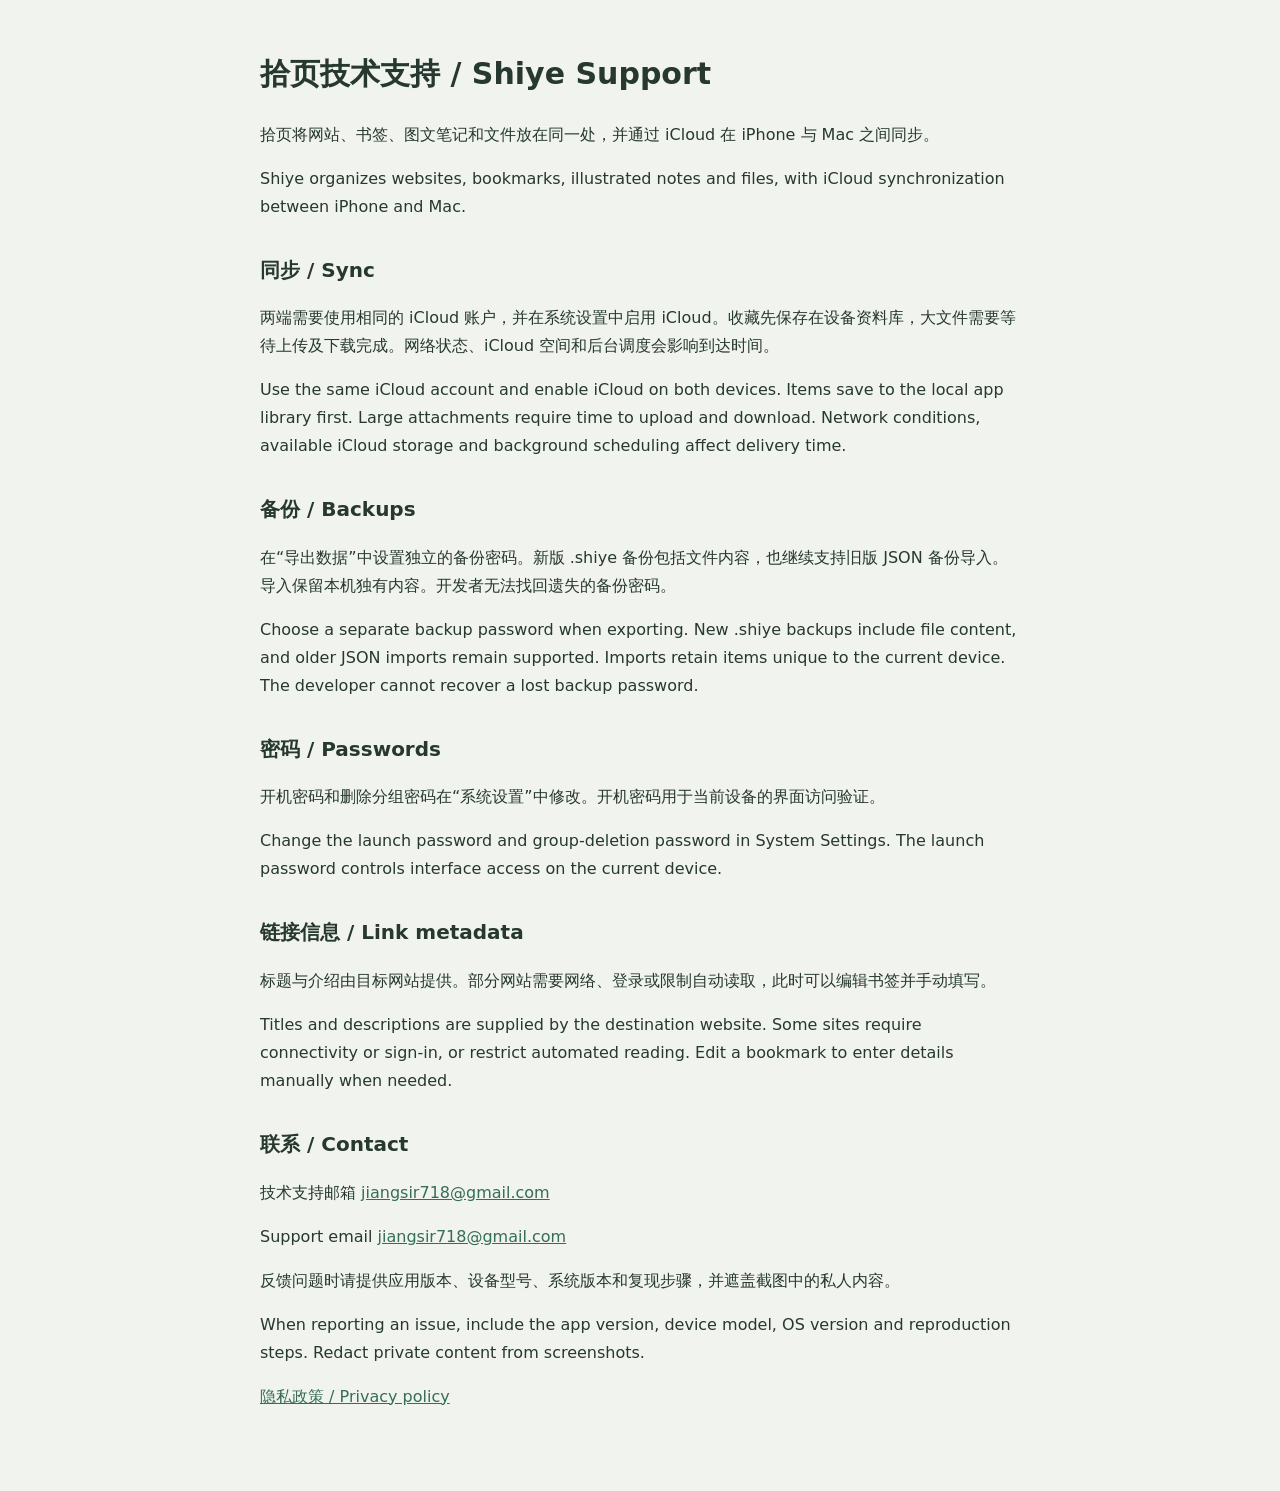
<file: docs/index.html>
<!doctype html><html lang="zh-CN"><meta charset="utf-8"><meta name="viewport" content="width=device-width,initial-scale=1"><title>Shiye Support · 拾页技术支持</title><style>body{margin:0;background:#f0f3ee;color:#26382f;font:16px/1.75 system-ui,sans-serif}main{max-width:760px;margin:auto;padding:28px 24px 64px}h1{font-size:30px}h2{font-size:20px;margin-top:32px}a{color:#356d57}</style><main><h1>拾页技术支持 / Shiye Support</h1><p>拾页将网站、书签、图文笔记和文件放在同一处，并通过 iCloud 在 iPhone 与 Mac 之间同步。</p><p>Shiye organizes websites, bookmarks, illustrated notes and files, with iCloud synchronization between iPhone and Mac.</p><h2>同步 / Sync</h2><p>两端需要使用相同的 iCloud 账户，并在系统设置中启用 iCloud。收藏先保存在设备资料库，大文件需要等待上传及下载完成。网络状态、iCloud 空间和后台调度会影响到达时间。</p><p>Use the same iCloud account and enable iCloud on both devices. Items save to the local app library first. Large attachments require time to upload and download. Network conditions, available iCloud storage and background scheduling affect delivery time.</p><h2>备份 / Backups</h2><p>在“导出数据”中设置独立的备份密码。新版 .shiye 备份包括文件内容，也继续支持旧版 JSON 备份导入。导入保留本机独有内容。开发者无法找回遗失的备份密码。</p><p>Choose a separate backup password when exporting. New .shiye backups include file content, and older JSON imports remain supported. Imports retain items unique to the current device. The developer cannot recover a lost backup password.</p><h2>密码 / Passwords</h2><p>开机密码和删除分组密码在“系统设置”中修改。开机密码用于当前设备的界面访问验证。</p><p>Change the launch password and group-deletion password in System Settings. The launch password controls interface access on the current device.</p><h2>链接信息 / Link metadata</h2><p>标题与介绍由目标网站提供。部分网站需要网络、登录或限制自动读取，此时可以编辑书签并手动填写。</p><p>Titles and descriptions are supplied by the destination website. Some sites require connectivity or sign-in, or restrict automated reading. Edit a bookmark to enter details manually when needed.</p><h2>联系 / Contact</h2><p>技术支持邮箱 <a href="mailto:jiangsir718@gmail.com">jiangsir718@gmail.com</a></p><p>Support email <a href="mailto:jiangsir718@gmail.com">jiangsir718@gmail.com</a></p><p>反馈问题时请提供应用版本、设备型号、系统版本和复现步骤，并遮盖截图中的私人内容。</p><p>When reporting an issue, include the app version, device model, OS version and reproduction steps. Redact private content from screenshots.
</p><p><a href="privacy.html">隐私政策 / Privacy policy</a></p></main></html>
</file>
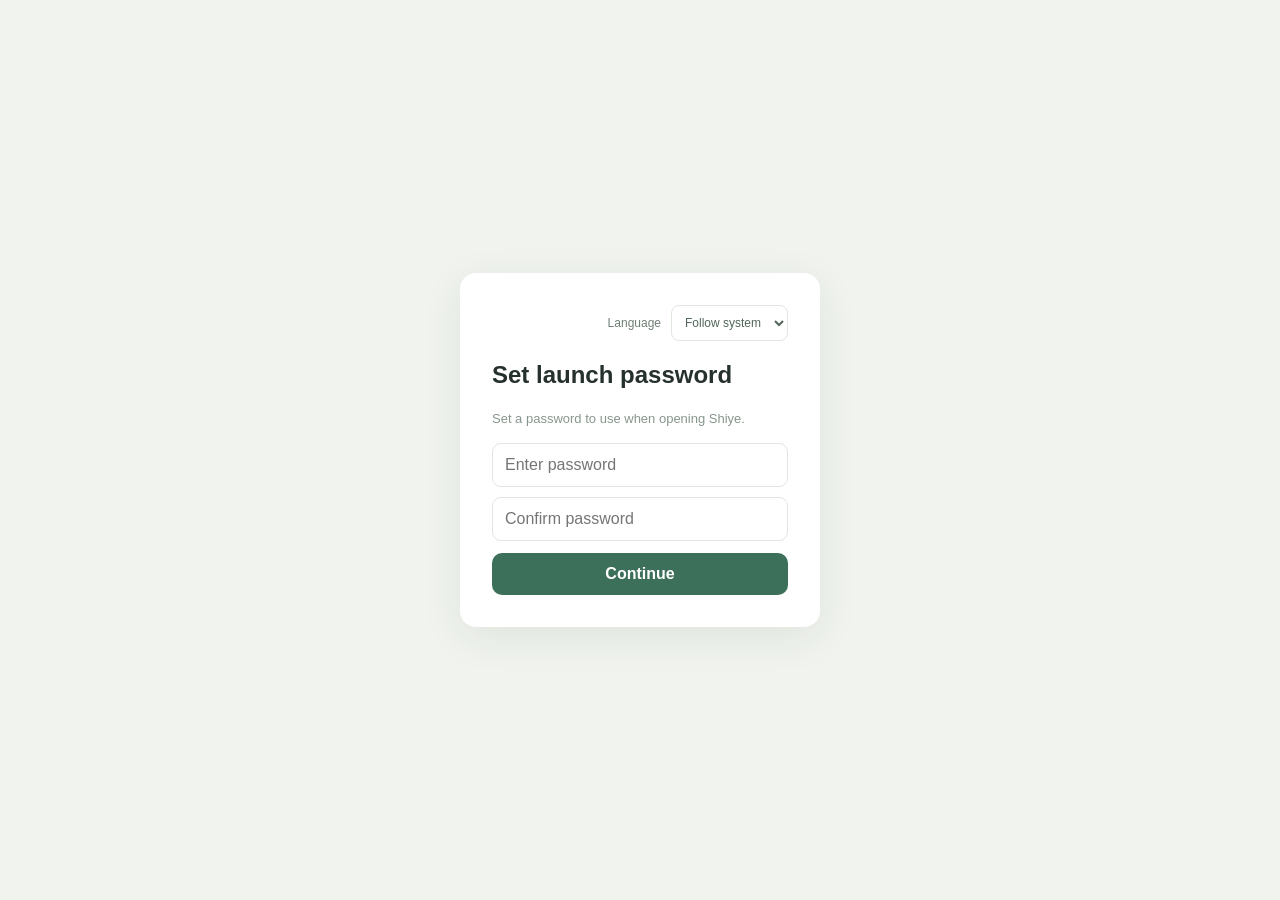
<file: web/index.html>
<!doctype html><html lang="zh-CN"><head><meta charset="utf-8"><meta name="viewport" content="width=device-width,initial-scale=1"><title>拾页 · 网站收藏</title><script>try{document.documentElement.dataset.theme=localStorage.getItem('shiye-theme')==='night'?'night':'day'}catch{document.documentElement.dataset.theme='day'}</script><link rel="icon" href="data:,"><style>
:root{font-family:-apple-system,BlinkMacSystemFont,"PingFang SC","Microsoft YaHei",sans-serif;color:#26312e;background:#f6f7f4;font-synthesis:none}*{box-sizing:border-box}body{margin:0}button,input,textarea{font:inherit}button{cursor:pointer}.app{display:flex;min-height:100vh}.sidebar{width:250px;flex-shrink:0;background:#f0f3ee;border-right:1px solid #e2e8df;display:flex;flex-direction:column;padding:32px 20px}.brand{display:flex;align-items:center;gap:11px;padding:0 8px 35px}.logo{width:38px;height:38px;border-radius:12px;background:#3d705a;color:white;display:grid;place-items:center;font-size:21px}.brand strong{font-size:19px;letter-spacing:.12em}.brand small{display:block;color:#929e96;font-size:10px;letter-spacing:.13em;margin-top:3px}.section{display:flex;justify-content:space-between;align-items:center;color:#8a988e;font-size:11px;font-weight:700;letter-spacing:.12em;padding:0 9px 12px}.icon-button{border:0;background:transparent;color:#87968c;font-size:20px;line-height:1}.groups{display:grid;gap:5px}.group{display:flex;align-items:center;gap:11px;width:100%;border:0;background:transparent;text-align:left;color:#65736a;padding:12px;border-radius:10px}.group.drag-over,.card.drag-over{outline:2px solid #6f9f7b;outline-offset:2px}.group.insert-before{box-shadow:inset 0 3px #6f9f7b}.group.insert-after{box-shadow:inset 0 -3px #6f9f7b}.card.insert-before{box-shadow:inset 4px 0 #6f9f7b}.card.insert-after{box-shadow:inset -4px 0 #6f9f7b}.drop-zone{display:none;border:1px dashed #8caf94;border-radius:9px;color:#63876d;text-align:center;font-size:12px;padding:10px;margin:6px 0;background:#edf5ec}.drop-zone.visible{display:block}.drop-zone.drag-over{background:#d6e9d7;border-color:#3d705a}.dragging{opacity:.4}.group[draggable=true],.card[draggable=true]{cursor:grab}.group.active{background:#dce8dc;color:#345d48;font-weight:600}.group .count{margin-left:auto;color:#91a095;font-size:12px}.side-bottom{margin-top:auto;padding:25px 8px 0;border-top:1px solid #dfe6dd;display:grid;gap:12px}.side-bottom button{border:0;background:none;text-align:left;color:#68796e;padding:3px 0}.side-bottom small{color:#a0ada2;line-height:1.7}.main{flex:1;min-width:0;padding:32px clamp(28px,6vw,100px)}.content{width:100%;margin:0}.eyebrow{font-size:11px;color:#91a397;letter-spacing:.18em;font-weight:700}.heading{display:flex;align-items:end;justify-content:space-between;gap:20px;margin:0 0 32px}.heading h1{margin:0 0 8px;font-size:32px;letter-spacing:.03em}.heading p{margin:0;color:#929e96;font-size:14px}.primary{background:#3d705a;color:white;border:0;border-radius:10px;padding:12px 18px;font-weight:600;white-space:nowrap}.primary:hover{background:#315f4b}.popover-wrap{position:relative}.popover{position:absolute;z-index:5;right:0;top:calc(100% + 5px);min-width:140px;background:white;border:1px solid #e1e7df;border-radius:10px;padding:5px;box-shadow:0 8px 24px #263a2c20}.popover button{display:block;width:100%;text-align:left;border:0;background:transparent;border-radius:6px;padding:9px 11px;color:#52665a}.popover button:hover{background:#f0f5ef}.popover button.danger{color:#b65650}.toolbar{display:flex;align-items:center;justify-content:flex-end;flex-wrap:wrap;gap:12px;flex:1;min-width:0}.toolbar .search{min-width:120px}.toolbar #editGroup,.toolbar #siteColumns{white-space:nowrap;flex-shrink:0;min-height:40px}.toolbar #siteColumns{border:1px solid #dfe7df;background:#fff;border-radius:9px;padding:10px;color:#52665a;font-size:13px}.search{background:#fff;border:1px solid #e4eae3;border-radius:10px;padding:11px 14px;width:min(320px,100%);outline:none}.search:focus,input:focus,textarea:focus{border-color:#8fb59d}.subtle{border:1px solid #e1e7df;background:white;border-radius:9px;color:#708077;padding:10px 13px}.cards{display:grid;grid-template-columns:repeat(auto-fill,minmax(min(var(--card-width, 265px), 100%),1fr));gap:16px;margin-top:24px}#cards{grid-template-columns:repeat(auto-fill,minmax(min(var(--card-width, 265px),100%),var(--card-width,265px)));align-items:start}#cards .card{height:var(--card-height,175px);min-height:0;overflow:hidden}#cards .note{min-height:0;overflow:hidden;flex:1;margin-top:10px}#cards .card-footer{flex-shrink:0;padding-top:6px;gap:8px;align-items:center}#cards .site-favorite{border:0;background:none;color:#668e74;padding:3px;white-space:nowrap;font-size:11px}#cards .site-more{border:0;background:none;color:#668e74;padding:3px;white-space:nowrap;font-size:11px}.card{background:#fff;border:1px solid #e8ede7;border-radius:14px;padding:20px;min-height:var(--card-height, 175px);box-shadow:0 3px 14px #283a2c05;display:flex;flex-direction:column}.card-top{display:flex;align-items:center;gap:12px}.site-icon{width:42px;height:42px;display:grid;place-items:center;border-radius:12px;background:#edf4eb;color:#5e8268;font-size:20px;font-weight:600}.site-title{min-width:0;flex:1}.site-title a{font-size:15px;font-weight:700;color:#2d3b32;text-decoration:none}.site-title a:hover{text-decoration:underline}.site-title span{display:block;color:#a1ada3;font-size:12px;margin-top:5px;overflow:hidden;text-overflow:ellipsis;white-space:nowrap}.drag-handle{border:0;background:transparent;color:#9bac9e;cursor:grab;font-size:20px;line-height:1;padding:4px;touch-action:none}.drag-handle:active{cursor:grabbing}.menu{border:0;background:none;color:#a0aca2;font-size:21px;line-height:1}.note{color:#88968c;font-size:13px;line-height:1.7;margin:20px 0 0;white-space:pre-wrap;overflow-wrap:anywhere}.card-footer{margin-top:auto;padding-top:17px;display:flex;justify-content:space-between;color:#b1bcb2;font-size:11px}.card-footer a{color:#81a28b;text-decoration:none}.empty{grid-column:1/-1;text-align:center;color:#9ba99e;padding:80px 20px}.empty strong{display:block;color:#586c5e;margin:15px}.empty-icon{font-size:36px;color:#adc3b1}.welcome{margin-top:25px;padding:22px 24px;background:#edf3eb;border-radius:13px;color:#718a77;font-size:13px;line-height:1.7}.welcome strong{display:block;color:#4e7057;margin-bottom:4px}.modal{border:0;border-radius:16px;padding:0;width:min(440px,calc(100% - 32px));box-shadow:0 20px 70px #142c1e33}.modal::backdrop{background:#1c2d2380}.form{padding:28px}.form h2{margin:0 0 8px;font-size:21px}.form p{color:#9aa79c;font-size:13px;margin:0 0 24px}.form label{display:block;font-size:13px;font-weight:600;color:#66786b;margin:16px 0 7px}.form input,.form textarea,.form select{width:100%;border:1px solid #dfe7df;border-radius:9px;padding:11px;outline:none;background:white}.form textarea{height:90px;resize:vertical}.actions{display:flex;justify-content:flex-end;gap:10px;margin-top:24px}.error{color:#bc594d;font-size:12px;margin-top:10px}.hidden{display:none} @media(max-width:700px){.app{display:block}.sidebar{width:auto;padding:18px}.brand{padding:0 0 16px}.groups{display:flex;overflow:auto}.group{white-space:nowrap;width:auto}.section{padding-left:0}.side-bottom{display:flex;align-items:center;gap:20px;margin-top:16px;padding:14px 0 0}.side-bottom small{display:none}.main{padding:35px 20px}.heading h1{font-size:26px}.cards{grid-template-columns:1fr}.heading{align-items:flex-start;flex-wrap:wrap}.heading .toolbar{order:3;flex-basis:100%;justify-content:flex-start;flex-wrap:wrap}.heading .primary{margin-left:auto}}
#bookmarkCards{grid-template-columns:var(--bookmark-grid,repeat(4,minmax(0,1fr)));align-items:start}#bookmarkCards .card{height:440px;min-height:0;padding:14px;overflow:hidden}#bookmarkCards .bookmark-cover{width:100%;height:115px;object-fit:cover;border-radius:9px;margin-bottom:8px;flex-shrink:0}#bookmarkCards .bookmark-description{display:-webkit-box;-webkit-line-clamp:5;-webkit-box-orient:vertical;overflow:hidden;margin:6px 0;line-height:1.45}#bookmarkCards .site-title a{display:-webkit-box;-webkit-line-clamp:6;-webkit-box-orient:vertical;overflow:hidden;overflow-wrap:anywhere;white-space:normal}#bookmarkCards .card-top{align-items:flex-start}#bookmarkCards .site-icon{display:none}#bookmarkCards .bookmark-meta{white-space:nowrap;overflow:hidden;text-overflow:ellipsis;margin-top:6px}#bookmarkCards .bookmark-note{height:60px;min-height:60px}#bookmarkCards .card-footer{padding-top:8px;display:grid;grid-template-columns:repeat(3,minmax(0,1fr));gap:5px;align-items:stretch}#bookmarkCards .card-footer button,#bookmarkCards .card-footer a{text-align:center;min-width:0}#bookmarkCards .card-footer button,#bookmarkCards .card-footer a{padding:5px 4px;font-size:11px;white-space:nowrap}#bookmarkCards .card-footer a{white-space:nowrap} .bookmark-tools{display:flex;align-items:center;gap:8px;flex-wrap:wrap;margin-top:16px}.bookmark-tools #bookmarkSearch,.bookmark-tools #notesSearch,.bookmark-tools #filesSearch{flex:1 1 150px;min-width:130px}.bookmark-tools .date-range input{width:130px;min-width:110px}.rating-stars{color:#bd954c;white-space:nowrap;letter-spacing:2px}.rating-choices{display:flex;gap:8px;margin:20px 0}.rating-choices button{font-size:30px;border:0;background:transparent;color:#bd954c;padding:4px}.date-range{display:flex;align-items:center;gap:8px;flex-wrap:wrap}.date-range span{color:#708077;align-self:center}.date-range input{width:185px;min-width:185px}.bookmark-tools input,.bookmark-tools select{border:1px solid #dfe7df;background:white;border-radius:9px;padding:10px;color:#52665a}.bookmark-description{font-size:13px;color:#718077;line-height:1.6;overflow-wrap:anywhere}.bookmark-note{width:100%;min-height:65px;resize:vertical;border:1px solid #e4ebe3;border-radius:8px;padding:9px;margin-top:12px;font:inherit;font-size:13px}.bookmark-meta{font-size:11px;color:#94a399;margin-top:12px}#favoriteTools{margin-bottom:20px}#favoriteTools.hidden{display:none}#favoriteSearch{flex:1;min-width:150px}.bookmark-add{display:flex;gap:8px;margin-top:20px}.bookmark-add input{flex:1;min-width:0;border:1px solid #dfe7df;border-radius:9px;padding:11px}.bookmark-status{font-size:12px;color:#a17a57;margin-top:8px}
#noteCards{grid-template-columns:var(--notes-grid,repeat(4,minmax(0,1fr)));align-items:start}#noteCards .card{height:300px;min-height:0;padding:18px;overflow:hidden}#noteCards .note-content{white-space:pre-wrap;overflow-wrap:anywhere;overflow:hidden;display:-webkit-box;-webkit-line-clamp:7;-webkit-box-orient:vertical;color:#708077;line-height:1.6;font-size:14px;margin:12px 0}#noteCards .card-footer{display:grid;grid-template-columns:repeat(3,minmax(0,1fr));gap:5px;margin-top:auto}#noteCards .card-footer button{padding:8px 3px;font-size:12px}#noteCards .note-meta{font-size:12px;color:#94a399;margin-top:8px}#noteCards .note-heading{font-weight:700;color:#2d3b32;overflow-wrap:anywhere;display:-webkit-box;-webkit-line-clamp:2;-webkit-box-orient:vertical;overflow:hidden}
@media (min-width: 701px) {
    body:not(.shiye-ios) .sidebar {
        position: sticky;
        top: 0;
        align-self: flex-start;
        height: 100vh;
        height: 100dvh;
        overflow: hidden;
    }
    body:not(.shiye-ios) .sidebar-content {
        flex: 1;
        min-height: 0;
        overflow-y: auto;
        overscroll-behavior-y: contain;
        scrollbar-width: thin;
    }
    body:not(.shiye-ios) .side-bottom {
        flex-shrink: 0;
        margin-top: 16px;
        padding-top: 16px;
    }
}
</style><link rel="stylesheet" href="files.css"><link rel="stylesheet" href="settings.css?v=20261116-fixed-header"><link rel="stylesheet" href="notes.css"><link rel="stylesheet" href="mobile.css"><link rel="stylesheet" href="global-search.css?v=20261117"></head><body><header class="phone-header"><button type="button" id="mobileMenu" aria-label="我的分组">☰</button><strong>拾页</strong><button type="button" id="mobileSettings" aria-label="系统设置"><span class="settings-sun" aria-hidden="true">☀︎</span></button></header><button id="mobileBackdrop" type="button" aria-label="关闭"></button><div id="lockScreen" style="position:fixed;inset:0;z-index:100;background:#f0f3ee;display:grid;place-items:center"><form id="lockForm" style="background:white;padding:32px;border-radius:16px;width:min(360px,90vw);box-shadow:0 10px 40px #263a2c14"><label class="lock-language"><span>语言</span><select data-language-picker aria-label="语言"><option value="system">跟随系统</option><option value="zh">中文</option><option value="en">English</option><option value="ja">日本語</option><option value="ko">한국어</option><option value="de">Deutsch</option><option value="fr">Français</option><option value="es">Español</option><option value="ru">Русский</option></select></label><h2 id="lockTitle">设置开机密码</h2><p id="lockHint" style="color:#87968c;font-size:13px;line-height:1.6">首次使用，请设置打开拾页时使用的密码。</p><input id="lockPassword" type="password" required autocomplete="off" placeholder="输入密码" style="width:100%;padding:12px;border:1px solid #dfe7df;border-radius:9px"><input id="lockConfirm" type="password" autocomplete="off" placeholder="再次输入密码" style="width:100%;padding:12px;border:1px solid #dfe7df;border-radius:9px;margin-top:10px"><p id="lockError" style="color:#bc594d;font-size:12px"></p><button class="primary" style="width:100%">继续</button></form></div><div class="app"><aside class="sidebar"><div class="sidebar-content"><div class="brand"><div class="logo">✳</div><div><strong>拾页</strong><small>YOUR LITTLE LIBRARY</small></div></div><button type="button" class="global-search-trigger" id="globalSearchBtn"><span>全局搜索</span><kbd>⌘ K</kbd></button><nav class="collection-nav"><button class="group" id="favoriteView">☆　网站收藏</button><button class="group" id="bookmarkView">🔖　书签收藏</button><button class="group" id="notesView">📝　笔记收藏</button><button class="group" id="filesView">📁　文件收藏</button></nav><div class="section" style="margin-top:20px"><span>我的分组</span><button class="icon-button" id="addGroup" title="添加分组">＋</button></div><div class="drop-zone group-start" data-drop="group-start">拖到这里放在最前</div><div class="groups" id="groups"></div><div class="drop-zone group-end" data-drop="group-end">拖到这里放在最后</div></div><div class="side-bottom"><button id="settingsBtn" type="button">⚙ &nbsp;系统设置</button></div></aside><main class="main"><div class="content"><div class="heading"><div><h1 id="title"></h1><div class="eyebrow" style="margin-bottom:8px">YOUR COLLECTION</div><p id="subtitle"></p></div><div class="toolbar"><button class="primary" id="addSite">＋ &nbsp;添加网站</button><input class="search" id="search" placeholder="⌕  搜索所有分组的网站"><div class="popover-wrap"><button class="subtle" id="editGroup" type="button">编辑分组</button><div class="popover hidden" id="groupMenu"><button data-action="edit">编辑分组</button><button data-action="delete" class="danger">删除分组</button></div></div><select id="siteColumns" class="subtle" aria-label="网站每行显示卡片数量"><option value="auto">自动排列</option><option value="2">每行 2 张</option><option value="3">每行 3 张</option><option value="4">每行 4 张</option><option value="5">每行 5 张</option><option value="6">每行 6 张</option></select></div></div><div class="bookmark-tools hidden" id="favoriteTools"><input id="favoriteSearch" type="search" placeholder="搜索网站名称、网址或备注" aria-label="搜索网站名称、网址或备注"><button class="subtle" type="button" id="resetFavoriteSearch">重置</button></div></div><div id="bookmarkPanel" class="hidden"><div class="bookmark-add"><input id="bookmarkURL" placeholder="粘贴 YouTube、X 等分享链接"><button class="primary" id="saveBookmark">收藏链接</button></div><div class="bookmark-status" id="bookmarkStatus"></div><div class="bookmark-tools"><input id="bookmarkSearch" placeholder="搜索标题、链接或备注"><select id="bookmarkPlatform"><option value="">所有平台</option></select><select id="bookmarkRating" aria-label="星级筛选"><option value="">全部星级</option><option value="0">未评级</option><option value="1">★</option><option value="2">★★</option><option value="3">★★★</option></select><select id="datePrecision" aria-label="日期筛选精度"><option value="year">按年</option><option value="month">按年月</option><option value="day">按年月日</option></select><div class="date-range"><input id="bookmarkFrom" type="number" min="1" max="9999" placeholder="开始年份" aria-label="收藏开始日期"><span>至</span><input id="bookmarkTo" type="number" min="1" max="9999" placeholder="结束年份" aria-label="收藏结束日期"></div><button class="subtle" id="resetBookmarkFilters" type="button">重置</button><select id="bookmarkColumns" aria-label="每行显示卡片数量"><option value="auto">自动排列</option><option value="2">每行 2 张</option><option value="3">每行 3 张</option><option value="4">每行 4 张</option><option value="5">每行 5 张</option><option value="6">每行 6 张</option></select></div><div class="cards" id="bookmarkCards"></div></div><div id="filesPanel" class="hidden"><div id="filesDrop"><strong>把想收藏的文件放在这里</strong><div>支持多选，也可以将图片和文件拖入此处</div><button class="primary" id="selectFiles" type="button" style="margin-top:16px">＋ 选择文件</button></div><input id="filePicker" type="file" multiple class="hidden"><div id="fileImportControls" hidden><progress id="fileImportProgress" max="1" value="0" aria-label="导入进度"></progress><button id="cancelFileImport" type="button" class="subtle">取消</button></div><div id="filesStatus">文件保存在当前浏览器中；清除网站数据会移除这些收藏。预览版尚不包含文件备份和云端同步。</div><div class="bookmark-tools files-tools"><input id="filesSearch" placeholder="搜索文件名或备注"><select id="filesType" aria-label="文件类型"><option value="">所有类型</option><option value="image">图片</option><option value="pdf">PDF</option><option value="text">文本</option><option value="archive">压缩包</option><option value="other">其他文件</option></select><select id="filesRating" aria-label="文件星级筛选"><option value="">全部星级</option><option value="0">未评级</option><option value="1">★</option><option value="2">★★</option><option value="3">★★★</option></select><div class="date-range"><input id="filesFrom" type="date" aria-label="文件收藏开始日期"><span>至</span><input id="filesTo" type="date" aria-label="文件收藏结束日期"></div><button class="subtle" id="resetFilesFilters" type="button">重置</button><select id="filesColumns" aria-label="文件每行显示卡片数量"><option value="auto">自动排列</option><option value="2">每行 2 张</option><option value="3">每行 3 张</option><option value="4">每行 4 张</option><option value="5">每行 5 张</option><option value="6">每行 6 张</option></select></div><div class="cards" id="fileCards"></div></div><div id="notesPanel" class="hidden"><div class="bookmark-add"><input id="newNoteTitle" maxlength="100" placeholder="笔记标题（可选）"><button class="primary" id="addNote" type="button">＋ 新建笔记</button></div><div class="bookmark-tools"><input id="notesSearch" placeholder="搜索标题或笔记内容"><select id="notesRating" aria-label="笔记星级筛选"><option value="">全部星级</option><option value="0">未评级</option><option value="1">★</option><option value="2">★★</option><option value="3">★★★</option></select><select id="notesDatePrecision" aria-label="笔记日期筛选精度"><option value="year">按年</option><option value="month">按年月</option><option value="day">按年月日</option></select><div class="date-range"><input id="notesFrom" type="number" min="1" max="9999" placeholder="开始年份" aria-label="笔记开始日期"><span>至</span><input id="notesTo" type="number" min="1" max="9999" placeholder="结束年份" aria-label="笔记结束日期"></div><button class="subtle" id="resetNotesFilters" type="button">重置</button><select id="notesColumns" aria-label="笔记每行显示卡片数量"><option value="auto">自动排列</option><option value="2">每行 2 张</option><option value="3">每行 3 张</option><option value="4" selected>每行 4 张</option><option value="5">每行 5 张</option><option value="6">每行 6 张</option></select></div><div class="cards" id="noteCards"></div></div><div id="sitePanel"><div class="drop-zone site-start" data-drop="site-start">拖到这里放在最前</div><div class="cards" id="cards"></div><div class="drop-zone site-end" data-drop="site-end">拖到这里放在最后</div><div class="welcome" id="welcome"><strong>留住每一个值得回访的地方</strong>把常用的网站按自己的方式整理起来，让想找的内容随时都在。</div></div></div></main></div><dialog class="modal file-preview-modal" id="filePreviewDialog"><div class="form"><h2 id="filePreviewHeading"></h2><div id="filePreviewContent" style="margin-top:18px"></div><div class="actions"><button type="button" class="subtle" id="closeFilePreview">关闭</button><button type="button" class="primary" id="previewFileExport">导出文件</button></div></div></dialog><dialog class="modal" id="fileEditDialog"><form class="form" id="fileEditForm"><h2 id="fileEditHeading">文件备注</h2><div id="fileNoteField"><label for="fileNoteInput">备注</label><textarea id="fileNoteInput" placeholder="写一点关于这个文件的内容…"></textarea></div><div id="fileRatingField"><label for="fileRatingInput">评级</label><select id="fileRatingInput"><option value="0">未评级</option><option value="1">★</option><option value="2">★★</option><option value="3">★★★</option></select></div><div class="actions"><button type="button" class="subtle" id="cancelFileEdit">取消</button><button class="primary" type="submit">保存</button></div></form></dialog><dialog class="modal" id="noteEditDialog"><form class="form" id="noteEditForm"><h2 id="noteEditHeading">新建笔记</h2><label for="noteEditTitle">标题（可选）</label><input id="noteEditTitle" maxlength="100" placeholder="笔记标题"><label for="noteEditBody">笔记内容</label><div id="noteEditBody" contenteditable="true" role="textbox" aria-multiline="true" aria-label="笔记内容" aria-placeholder="写下你的笔记…"></div><p class="note-paste-hint">可按 ⌘V 粘贴图片</p><p class="error" id="noteEditError" role="alert"></p><div class="actions"><button type="button" class="subtle" id="cancelNoteEdit">取消</button><button class="primary" id="saveNote" type="submit">保存</button></div></form></dialog><dialog class="modal" id="noteRatingDialog"><div class="form"><h2>笔记评级</h2><p>选择一至三颗星</p><div class="rating-choices"><button type="button" data-note-rating="1" aria-label="一星">★</button><button type="button" data-note-rating="2" aria-label="二星">★</button><button type="button" data-note-rating="3" aria-label="三星">★</button></div><div class="actions"><button type="button" class="subtle" id="clearNoteRating">清除评级</button><button type="button" class="subtle" id="cancelNoteRating">取消</button></div></div></dialog><dialog class="modal" id="deleteBookmarkDialog"><form class="form" id="deleteBookmarkForm"><h2>删除书签？</h2><p id="deleteBookmarkName"></p><div class="actions"><button class="subtle" type="button" id="cancelDeleteBookmark">取消</button><button class="primary" type="submit">删除</button></div></form></dialog><dialog class="modal" id="detailsDialog"><div class="form"><h2 id="detailsTitle"></h2><p id="detailsText" style="white-space:pre-wrap;overflow-wrap:anywhere;max-height:55vh;overflow:auto;color:#52665a"></p><div class="actions"><button class="subtle" type="button" onclick="document.getElementById('detailsDialog').close()">关闭</button></div></div></dialog><dialog class="modal" id="ratingDialog"><div class="form"><h2>书签评级</h2><p>选择一至三颗星</p><div class="rating-choices"><button type="button" data-rating="1" aria-label="一星">★</button><button type="button" data-rating="2" aria-label="二星">★</button><button type="button" data-rating="3" aria-label="三星">★</button></div><div class="actions"><button type="button" class="subtle" id="clearRating">清除评级</button><button type="button" class="subtle" id="cancelRating">取消</button></div></div></dialog><dialog class="modal" id="noteDialog"><form class="form" id="noteForm"><h2>备注</h2><label for="noteInput">书签备注</label><textarea id="noteInput" placeholder="写下备注…"></textarea><div class="actions"><button class="subtle" type="button" id="cancelNote">取消</button><button class="primary">保存</button></div></form></dialog><dialog class="modal" id="titleDialog"><form class="form" id="titleForm"><h2>编辑标题</h2><label for="bookmarkTitleInput">标题</label><input id="bookmarkTitleInput" required maxlength="300"><div class="actions"><button class="subtle" type="button" id="cancelTitle">取消</button><button class="primary">保存</button></div></form></dialog><dialog class="modal" id="backupDialog"><form class="form" id="backupForm"><h2>云盘备份</h2><p>选择文件夹后，点击立即备份。</p><div class="welcome" style="margin:0 0 20px">手动备份会加密写入选中的文件夹，各保留最近 30 份。此功能在 Mac App 中使用。</div><label><input id="backupIcloudEnabled" type="checkbox" style="width:auto"> iCloud 云盘</label><input id="backupIcloudPath" placeholder="例如 iCloud 云盘 / 拾页备份"><button type="button" class="subtle" id="chooseIcloud">选择 iCloud 文件夹</button><label><input id="backupGoogleEnabled" type="checkbox" style="width:auto"> Google Drive</label><input id="backupGooglePath" placeholder="例如 Google Drive / 拾页备份"><button type="button" class="subtle" id="chooseGoogle">选择 Google Drive 文件夹</button><input id="backupFrequency" type="hidden" value="daily"><input id="backupCount" type="hidden" value="30"><p style="margin-top:18px">备份将使用单独设置的密码加密。Google Drive 需要安装并登录桌面版。</p><div class="actions"><button type="button" class="subtle" id="closeBackup">取消</button><button type="submit" class="subtle">保存设置</button><button type="button" class="primary" id="backupNow">立即备份</button></div></form></dialog><input id="file" type="file" accept=".json,.shiye,application/json,application/octet-stream" class="hidden"><dialog class="modal" id="dialog"><form class="form" id="form"><h2 id="formTitle"></h2><p id="formHint"></p><label for="name">名称</label><input id="name" required maxlength="100" autocomplete="off" enterkeyhint="next"><div id="siteFields"><label for="url">网站链接</label><input id="url" inputmode="url" autocapitalize="none" autocorrect="off" enterkeyhint="next" placeholder="例如 example.com"><label for="note">备注 <span style="font-weight:400;color:#b1bcb2">（选填）</span></label><textarea id="note" placeholder="记录一点关于这个网站的内容"></textarea></div><div class="error" id="error"></div><div class="actions"><button type="button" class="subtle" id="cancel">取消</button><button class="primary" type="submit">保存</button></div></form></dialog><dialog class="modal" id="globalSearchDialog" aria-labelledby="globalSearchTitle"><div class="form global-search-form">
<div class="settings-heading"><h2 id="globalSearchTitle">全局搜索</h2><button type="button" class="subtle" id="closeGlobalSearch">关闭</button></div>
<input id="globalSearchInput" type="search" aria-label="搜索全部收藏" placeholder="搜索分组、标题、网址、笔记或文件名" autocomplete="off">
<p id="globalSearchStatus" role="status" aria-live="polite"></p><div id="globalSearchResults"></div><button type="button" class="subtle" id="globalSearchMore" hidden>显示更多</button>
</div></dialog><dialog class="modal" id="settingsDialog" aria-labelledby="settingsTitle">
<div class="form settings-form">
<div class="settings-heading"><h2 id="settingsTitle">系统设置</h2><button type="button" class="subtle" id="closeSettings">关闭</button></div>
<div class="settings-body">
<section class="settings-wide"><h3>数据与备份</h3><div class="settings-data-actions">
<button type="button" class="settings-data-action" id="importBtn"><span class="settings-action-symbol" aria-hidden="true">⇧</span><span>导入数据</span></button>
<button type="button" class="settings-data-action" id="exportBtn"><span class="settings-action-symbol export-arrow" aria-hidden="true">⇧</span><span>导出数据</span></button>
<button type="button" class="settings-data-action" id="backupSettings"><span class="settings-action-symbol backup-cloud" aria-hidden="true">☁</span><span>云盘备份</span></button>
</div></section>
<section class="settings-wide"><h3>语言与外观</h3>
<div class="settings-row settings-select-row"><label for="settingsLanguage">界面语言</label><select id="settingsLanguage" data-language-picker><option value="system">跟随系统</option><option value="zh">中文</option><option value="en">English</option><option value="ja">日本語</option><option value="ko">한국어</option><option value="de">Deutsch</option><option value="fr">Français</option><option value="es">Español</option><option value="ru">Русский</option></select></div>
<div class="settings-row settings-select-row"><label for="settingsTheme">显示模式</label><select id="settingsTheme"><option value="day">白天模式</option><option value="night">夜晚模式</option></select></div></section>
<section class="settings-wide"><h3>密码</h3><div class="settings-row"><div><strong>开机密码</strong><p>打开拾页时验证</p></div><button type="button" class="subtle" id="changeLaunchPassword">修改</button></div><div class="settings-row"><div><strong>删除密码</strong><p>删除分组时验证</p></div><button type="button" class="subtle" id="changeDeletePassword">设置</button></div></section>
<section id="cloudSyncSection" class="settings-wide" hidden><h3>iCloud 同步</h3><p id="cloudSyncStatus" role="status"></p></section>

<section class="settings-wide"><h3>关于拾页</h3><div class="settings-row"><strong>隐私政策</strong><button type="button" class="subtle" id="openPrivacy">查看</button></div></section>
</div></div></dialog>
<dialog class="modal" id="changePasswordDialog"><form class="form" id="changePasswordForm">
<h2 id="changePasswordTitle">修改密码</h2>
<div id="currentPasswordField"><label for="currentPassword">当前密码</label><input id="currentPassword" type="password" autocomplete="current-password"></div>
<label for="newPassword">新密码</label><input id="newPassword" type="password" autocomplete="new-password" required>
<label for="confirmPassword">确认新密码</label><input id="confirmPassword" type="password" autocomplete="new-password" required>
<p class="error" role="alert" id="changePasswordError"></p><p class="settings-success" role="status" id="changePasswordSuccess"></p>
<div class="actions"><button type="button" class="subtle" id="cancelChangePassword">取消</button><button class="primary" id="savePassword" type="submit">保存</button></div>
</form></dialog><script src="locales.js"></script><script src="i18n.js"></script><script>
const key='shiyebookmarks-v1';const demo=[];let groups;try{groups=JSON.parse(window.shiyuNativeLibrary||localStorage.getItem(key))||demo}catch{groups=demo}let selected=groups.find(g=>!g.bookmarkCollection)?.id,mode,editing,bookmarkMode=false,favoriteMode=false,noteMode=false;const $=id=>document.getElementById(id);function esc(s){return String(s).replace(/[&<>"']/g,c=>({'&':'&amp;','<':'&lt;','>':'&gt;','"':'&quot;',"'":'&#39;'}[c]))}function save(){try{localStorage.setItem(key,JSON.stringify(groups));window.webkit?.messageHandlers?.persistLibrary?.postMessage(JSON.stringify(groups));return true}catch(e){alert(t("保存失败，请检查浏览器存储空间或权限。"));return false}}function current(){return groups.find(g=>g.id===selected)}function renderGroups(){$('groups').innerHTML=groups.filter(x=>!x.bookmarkCollection).map(x=>`<button draggable="true" class="group ${x.id===selected?'active':''}" data-id="${esc(x.id)}"><span>▱</span><span>${esc(x.name)}</span><span class="count">${x.sites.length}</span></button>`).join('');$('groups').querySelectorAll('button').forEach(b=>b.onclick=()=>{favoriteMode=false;bookmarkMode=false;noteMode=false;selected=b.dataset.id;$('search').value='';render()});}function render(){renderGroups();$('favoriteTools').classList.toggle('hidden',!favoriteMode);$('notesPanel').classList.toggle('hidden',!noteMode);$('notesView').classList.toggle('active',noteMode);if(noteMode){renderNotes();return}if(favoriteMode){renderFavorites();return}if(bookmarkMode){renderBookmarks();return} $('bookmarkPanel').classList.add('hidden');$('sitePanel').classList.remove('hidden');$('bookmarkView').classList.remove('active');$('favoriteView').classList.remove('active');document.querySelector('.toolbar').style.display='';$('addSite').style.display='';let g=current();$('title').textContent=g?.name||t("你的收藏");$('subtitle').textContent=g?`${g.sites.length} ${t("个网站，随时回来看看")}`:t("先创建一个分组，开始整理你的网站");$('addSite').disabled=!g;$('editGroup').disabled=!g;let q=$('search').value.trim().toLowerCase();let sites=q?groups.filter(group=>!group.bookmarkCollection).flatMap(group=>group.sites.filter(s=>[s.name,s.url,s.note].some(v=>v.toLowerCase().includes(q))).map(s=>({...s,searchGroup:group.name,searchGroupId:group.id}))):(g?.sites||[]);$('cards').innerHTML=sites.length?sites.map(s=>`<article class="card" data-site-id="${esc(s.id)}"><div class="card-top"><span class="drag-handle" draggable="true" title="${t("拖动排序或移动到其他分组")}" aria-label="${t("拖动网站")}">⠿</span><div class="site-icon">${esc(s.name.slice(0,1).toUpperCase())}</div><div class="site-title"><a draggable="false" href="${esc(s.url)}" target="_blank" rel="noopener noreferrer">${esc(s.name)}</a><span>${esc(s.url.replace(/^https?:\/\//,''))}</span></div><div class="popover-wrap"><button class="menu" data-id="${esc(s.id)}" title="${t("网站选项")}">···</button><div class="popover hidden"><button data-action="edit">${t("编辑网站")}</button><button data-action="delete" class="danger">${t("删除网站")}</button></div></div></div><p class="note">${esc(s.note||t("还没有添加备注"))}</p><div class="card-footer"><button type="button" class="site-favorite" data-id="${esc(s.id)}">${s.favorite?t("★ 已收藏"):t("☆ 收藏")}</button><button type="button" class="site-more hidden" data-id="${esc(s.id)}">${t("显示")}</button><a draggable="false" href="${esc(s.url)}" target="_blank" rel="noopener noreferrer">${t("访问网站 ↗")}</a></div></article>`).join(''):`<div class="empty"><div class="empty-icon">⌑</div><strong>${q?t("没有找到匹配的网站"):g?t("这里还没有网站"):t("创建一个分组吧")}</strong>${q?t("试试其他关键词"):g?t("点击右上角，添加第一个收藏"):t("点击左侧的 ＋ 添加分组")}</div>`;$('cards').querySelectorAll('.menu').forEach(b=>{b.onclick=e=>{e.stopPropagation();let menu=b.nextElementSibling,wasHidden=menu.classList.contains('hidden');closeMenus();menu.classList.toggle('hidden',!wasHidden)};b.nextElementSibling.querySelectorAll('button').forEach(action=>action.onclick=()=>{let owner=groups.find(g=>g.sites.some(x=>x.id===b.dataset.id));let s=owner?.sites.find(x=>x.id===b.dataset.id);closeMenus();if(!s)return;if(action.dataset.action==='edit'){selected=owner.id;show('site',s)}else if(confirm(ShiyeI18n.format("删除“{name}”？",{name:s.name}))){owner.sites=owner.sites.filter(x=>x.id!==s.id);save();render()}})});$('cards').querySelectorAll('.site-favorite').forEach(button=>button.onclick=()=>{let owner=groups.find(g=>!g.bookmarkCollection&&g.sites.some(x=>x.id===button.dataset.id)),site=owner?.sites.find(x=>x.id===button.dataset.id);if(site){site.favorite=!site.favorite;save();render()}});$('cards').querySelectorAll('.card').forEach(card=>{let note=card.querySelector('.note'),button=card.querySelector('.site-more'),site=sites.find(x=>x.id===card.dataset.siteId);if(!site||!site.note)return;button.classList.toggle('hidden',note.scrollHeight<=note.clientHeight+1);button.onclick=()=>{$('detailsTitle').textContent=site.name;$('detailsText').textContent=site.note;$('detailsDialog').showModal()}});$('welcome').style.display=sites.length&&!q?'block':'none';document.querySelectorAll('.drag-handle').forEach(h=>{h.style.opacity=q?'0.3':'';h.title=q?t("请先清空搜索再拖动排序"):t("拖动排序或移动到其他分组")});bindDrag()}let drag=null;function bindDrag(){document.querySelectorAll('#groups .group,#cards .card').forEach(el=>{let handle=el.classList.contains('card')?el.querySelector('.drag-handle'):el;handle.ondragstart=e=>{if(el.classList.contains('card')&&$('search').value.trim()){e.preventDefault();return}drag=el.classList.contains('group')?{type:'group',id:el.dataset.id}:{type:'site',id:el.dataset.siteId,group:selected};e.dataTransfer.effectAllowed='move';e.dataTransfer.setData('text/plain',drag.id);requestAnimationFrame(()=>{el.classList.add('dragging');document.querySelectorAll('.'+(drag?.type==='group'?'group':'site')+'-start,.'+(drag?.type==='group'?'group':'site')+'-end').forEach(x=>x.classList.add('visible'))})};handle.ondragend=()=>{drag=null;document.querySelectorAll('.dragging,.drag-over,.insert-before,.insert-after,.drop-zone.visible').forEach(x=>x.classList.remove('dragging','drag-over','insert-before','insert-after','visible'))};el.ondragover=e=>{if(!drag)return;if(el.classList.contains('card')&&(drag.type!=='site'||drag.group!==selected))return;e.preventDefault();e.dataTransfer.dropEffect='move';el.classList.add('drag-over');let rect=el.getBoundingClientRect();let after=el.classList.contains('card')?e.clientX>rect.left+rect.width/2:e.clientY>rect.top+rect.height/2;el.classList.toggle('insert-before',!after);el.classList.toggle('insert-after',after)};el.ondragleave=()=>el.classList.remove('drag-over','insert-before','insert-after');el.ondrop=e=>{e.preventDefault();let after=el.classList.contains('insert-after');el.classList.remove('drag-over','insert-before','insert-after');if(!drag)return;if(drag.type==='group'&&el.classList.contains('group')){let from=groups.findIndex(g=>g.id===drag.id),to=groups.findIndex(g=>g.id===el.dataset.id);if(from>=0&&to>=0&&from!==to){let [item]=groups.splice(from,1);let target=groups.findIndex(g=>g.id===el.dataset.id);groups.splice(target+(after?1:0),0,item);save();render()}}else if(drag.type==='site'&&el.classList.contains('group')){let from=groups.find(g=>g.id===drag.group),to=groups.find(g=>g.id===el.dataset.id);if(from&&to&&from!==to){let i=from.sites.findIndex(s=>s.id===drag.id);if(i>=0){to.sites.push(from.sites.splice(i,1)[0]);save();render()}}}else if(drag.type==='site'&&el.classList.contains('card')&&drag.group===selected){let list=current().sites,from=list.findIndex(s=>s.id===drag.id),to=list.findIndex(s=>s.id===el.dataset.siteId);if(from>=0&&to>=0&&from!==to){let [item]=list.splice(from,1);let target=list.findIndex(s=>s.id===el.dataset.siteId);list.splice(target+(after?1:0),0,item);save();render()}}drag=null}});document.querySelectorAll('.drop-zone').forEach(zone=>{zone.ondragover=e=>{if(!drag||!zone.dataset.drop.startsWith(drag.type))return;e.preventDefault();e.dataTransfer.dropEffect='move';zone.classList.add('drag-over')};zone.ondragleave=()=>zone.classList.remove('drag-over');zone.ondrop=e=>{e.preventDefault();if(!drag||!zone.dataset.drop.startsWith(drag.type))return;let list=drag.type==='group'?groups:groups.find(g=>g.id===drag.group)?.sites;if(list){let i=list.findIndex(x=>x.id===drag.id);if(i>=0){let [item]=list.splice(i,1);if(zone.dataset.drop.endsWith('start'))list.unshift(item);else list.push(item);save()}}drag=null;render();document.querySelectorAll('.drop-zone').forEach(x=>x.classList.remove('visible','drag-over'))}})}function show(kind,item){mode=kind;editing=item;$('form').reset();$('error').textContent='';$('siteFields').classList.toggle('hidden',kind==='group');$('formTitle').textContent=kind==='group'?(item?t("编辑分组"):t("新建分组")):(item?t("编辑网站"):t("添加网站"));$('formHint').textContent=kind==='group'?t("为你的收藏创建一个小角落"):t("把值得回访的网站收藏起来");$('name').value=item?.name||'';$('url').value=item?.url||'';$('note').value=item?.note||'';$('dialog').showModal();$('name').focus()}$('addGroup').onclick=()=>show('group');$('addSite').onclick=()=>show('site');$('cancel').onclick=()=>$('dialog').close();$('search').oninput=render;const siteColumnsKey='shiyu-site-columns';$('siteColumns').value=localStorage.getItem(siteColumnsKey)||'auto';function applySiteColumns(){let v=$('siteColumns').value;$('cards').style.gridTemplateColumns=v==='auto'?'':`repeat(${v}, minmax(0, 1fr))`;try{localStorage.setItem(siteColumnsKey,v)}catch{}}$('siteColumns').onchange=applySiteColumns;applySiteColumns();document.documentElement.style.setProperty('--card-width',Math.min(400,Math.max(200,Number(localStorage.getItem('shiyu-card-width'))||265))+'px');document.documentElement.style.setProperty('--card-height',Math.min(320,Math.max(140,Number(localStorage.getItem('shiyu-card-height'))||175))+'px');function closeMenus(){document.querySelectorAll('.popover').forEach(m=>m.classList.add('hidden'))}document.addEventListener('click',e=>{if(!e.target.closest('.popover-wrap'))closeMenus()});$('editGroup').onclick=e=>{e.stopPropagation();let menu=$('groupMenu'),wasHidden=menu.classList.contains('hidden');closeMenus();menu.classList.toggle('hidden',!wasHidden)};$('groupMenu').querySelectorAll('button').forEach(button=>button.onclick=()=>{let g=current();closeMenus();if(!g)return;if(button.dataset.action==='edit')show('group',g);else deleteGroup(g)});$('form').onsubmit=e=>{e.preventDefault();let name=$('name').value.trim();if(!name){$('error').textContent=t("请填写名称");return}if(mode==='group'){if(editing)editing.name=name;else{let g={id:crypto.randomUUID(),name,sites:[]};groups.push(g);selected=g.id}favoriteMode=false;bookmarkMode=false}else{let raw=$('url').value.trim();if(!/^https?:\/\//i.test(raw))raw='https://'+raw;let url;try{url=new URL(raw);if(!['http:','https:'].includes(url.protocol)||!url.hostname)throw Error()}catch{$('error').textContent=t("请输入有效的网址");return}let data={name,url:url.href,note:$('note').value.trim()};if(editing)Object.assign(editing,data);else current().sites.push({id:crypto.randomUUID(),...data})}save();$('dialog').close();if(mode==='site'){$('search').value='';bookmarkMode=false}render()};const passKey='shiyu-delete-password';
function b64(a){const bytes=new Uint8Array(a);let text='';for(let i=0;i<bytes.length;i+=32768)text+=String.fromCharCode(...bytes.subarray(i,i+32768));return btoa(text)}
function unb64(s){return Uint8Array.from(atob(s),c=>c.charCodeAt(0))}
async function derive(password,salt,usage){let base=await crypto.subtle.importKey('raw',new TextEncoder().encode(password),'PBKDF2',false,['deriveKey']);return crypto.subtle.deriveKey({name:'PBKDF2',salt,iterations:310000,hash:'SHA-256'},base,{name:'AES-GCM',length:256},false,usage)}
async function digest(password,salt){let base=await crypto.subtle.importKey('raw',new TextEncoder().encode(password),'PBKDF2',false,['deriveBits']);return b64(await crypto.subtle.deriveBits({name:'PBKDF2',salt,iterations:310000,hash:'SHA-256'},base,256))}
if(window.webkit?.messageHandlers?.chooseBackupDirectory){$('backupIcloudPath').readOnly=true;$('backupGooglePath').readOnly=true;}$('backupIcloudPath').placeholder=t("请点击下方按钮选择文件夹");$('backupGooglePath').placeholder=t("请点击下方按钮选择文件夹");window.shiyuDirectorySelected=(target,path)=>{$(target==='icloud'?'backupIcloudPath':'backupGooglePath').value=path};window.shiyuBackupResult=results=>alert(results.join('\n'));$('chooseIcloud').onclick=()=>{if(window.webkit?.messageHandlers?.chooseBackupDirectory)window.webkit.messageHandlers.chooseBackupDirectory.postMessage('icloud');else alert(t("请在 Mac App 中选择文件夹"))};$('chooseGoogle').onclick=()=>{if(window.webkit?.messageHandlers?.chooseBackupDirectory)window.webkit.messageHandlers.chooseBackupDirectory.postMessage('google');else alert(t("请在 Mac App 中选择文件夹"))};const backupKey='shiyu-backup-preview';$('backupSettings').onclick=()=>{let v={icloudEnabled:true,googleEnabled:true,icloudPath:t("iCloud 云盘 / 拾页备份"),googlePath:t("Google Drive 同步文件夹 / 拾页备份"),frequency:'daily',count:30};try{Object.assign(v,JSON.parse(localStorage.getItem(backupKey)||'{}'))}catch{}$('backupIcloudEnabled').checked=v.icloudEnabled;$('backupGoogleEnabled').checked=v.googleEnabled;$('backupIcloudPath').value=v.icloudPath;$('backupGooglePath').value=v.googlePath;$('backupFrequency').value=v.frequency;$('backupCount').value=v.count;$('backupDialog').showModal()};$('closeBackup').onclick=()=>$('backupDialog').close();$('backupForm').onsubmit=e=>{e.preventDefault();try{localStorage.setItem(backupKey,JSON.stringify({icloudEnabled:$('backupIcloudEnabled').checked,googleEnabled:$('backupGoogleEnabled').checked,icloudPath:$('backupIcloudPath').value,googlePath:$('backupGooglePath').value,frequency:$('backupFrequency').value,count:Number($('backupCount').value)}));$('backupDialog').close()}catch{alert(t("无法保存预览设置，请检查浏览器存储权限。"))}};$('backupNow').onclick=async()=>{let bridge=window.webkit?.messageHandlers?.writeAutomaticBackup;if(!bridge){alert(t("请在 Mac App 中使用云盘备份"));return}let targets=[];if($('backupIcloudEnabled').checked)targets.push('icloud');if($('backupGoogleEnabled').checked)targets.push('google');if(!targets.length){alert(t("请至少选择一个备份位置"));return}let p=prompt(t("设置本次备份密码"));if(p===null)return;if(!p){alert(t("密码不能为空"));return}if(prompt(t("再次输入备份密码"))!==p){alert(t("两次密码不一致"));return}try{let salt=crypto.getRandomValues(new Uint8Array(16)),iv=crypto.getRandomValues(new Uint8Array(12)),k=await derive(p,salt,['encrypt']);let payload=JSON.stringify({format:'shiyebookmarks',version:1,groups,notes,files:await exportFilesForBackup()});let cipher=await crypto.subtle.encrypt({name:'AES-GCM',iv},k,new TextEncoder().encode(payload));bridge.postMessage({targets,data:JSON.stringify({format:'shiyu-encrypted',version:1,iterations:310000,salt:b64(salt),iv:b64(iv),data:b64(cipher)})})}catch{alert(t("加密失败，未写入备份"))}};const lockKey='shiyu-lock-password';let lockRecord=localStorage.getItem(lockKey);if(lockRecord){$('lockTitle').textContent=t("欢迎回来");$('lockHint').textContent=t("请输入开机密码，打开你的收藏。");$('lockConfirm').style.display='none'}$('lockForm').onsubmit=async e=>{e.preventDefault();let p=$('lockPassword').value;try{if(!lockRecord){if(p!==$('lockConfirm').value){$('lockError').textContent=t("两次密码不一致");return}let salt=crypto.getRandomValues(new Uint8Array(16));lockRecord=JSON.stringify({salt:b64(salt),check:await digest(p,salt)});localStorage.setItem(lockKey,lockRecord)}else{let r=JSON.parse(lockRecord);if(await digest(p,unb64(r.salt))!==r.check){$('lockError').textContent=t("密码错误，请重试");return}}$('lockPassword').value='';$('lockConfirm').value='';$('lockScreen').remove()}catch{$('lockError').textContent=t("无法验证密码，请检查浏览器的加密和存储功能。")}};
async function deleteGroup(g){try{let record=localStorage.getItem(passKey);if(!record){alert(t("请先在“系统设置 → 密码”中设置密码。"));return}let p=prompt(t("请输入删除分组密码"));if(p===null)return;let r=JSON.parse(record);if(await digest(p,unb64(r.salt))!==r.check){alert(t("密码错误"));return}if(confirm(ShiyeI18n.format("删除“{name}”及其中的 {count} 个网站？",{name:g.name,count:g.sites.length}))){groups=groups.filter(x=>x.id!==g.id);selected=groups[0]?.id;save();render()}}catch{alert(t("无法验证密码。"))}}
$('exportBtn').onclick=async()=>{try{let p=prompt(t("请设置此备份的加密密码"));if(p===null)return;if(!p){alert(t("密码不能为空"));return}if(prompt(t("再次输入备份密码"))!==p){alert(t("两次密码不一致"));return}let salt=crypto.getRandomValues(new Uint8Array(16)),iv=crypto.getRandomValues(new Uint8Array(12)),key=await derive(p,salt,['encrypt']);let payload=JSON.stringify({format:'shiyebookmarks',version:1,groups,notes,files:await exportFilesForBackup()});let cipher=await crypto.subtle.encrypt({name:'AES-GCM',iv},key,new TextEncoder().encode(payload));let encrypted=JSON.stringify({format:'shiyu-encrypted',version:1,iterations:310000,salt:b64(salt),iv:b64(iv),data:b64(cipher)});if(window.webkit?.messageHandlers?.saveBackup){window.webkit.messageHandlers.saveBackup.postMessage(encrypted)}else{let blob=new Blob([encrypted],{type:'application/json'});let a=document.createElement('a');a.href=URL.createObjectURL(blob);a.download=t("拾页加密备份.json");a.click();setTimeout(()=>URL.revokeObjectURL(a.href),1000)}}catch{alert(t("加密导出失败，请确认浏览器支持加密功能。"))}};
$('importBtn').onclick=()=>$('file').click();
function validateBackupGroups(value){if(!Array.isArray(value))throw Error(t("文件格式不正确"));return value.map(g=>{if(typeof g.name!=='string'||!g.name.trim()||!Array.isArray(g.sites))throw Error(t("分组数据不完整"));return{id:typeof g.id==='string'?g.id:'',name:g.name,bookmarkCollection:g.bookmarkCollection===true,sites:g.sites.map(s=>{if(typeof s.name!=='string'||!s.name.trim()||typeof s.url!=='string'||typeof s.note!=='string')throw Error(t("网站数据不完整"));let u=new URL(s.url);if(!['http:','https:'].includes(u.protocol))throw Error(t("网址格式不正确"));let item={id:typeof s.id==='string'?s.id:'',name:s.name,url:u.href,note:s.note};for(const field of ['description','author','image','platform','createdAt'])if(typeof s[field]==='string')item[field]=s[field];for(const field of ['favorite','manuallyNamed'])if(typeof s[field]==='boolean')item[field]=s[field];if(Number.isInteger(s.rating)&&s.rating>=0&&s.rating<=3)item.rating=s.rating;return item})}})}
function mergeImportedGroups(local, imported) {
  const next=structuredClone(local), counts={groupsAdded:0,sitesAdded:0,updated:0};
  const unique=(items,test)=>{const found=items.filter(test);return found.length===1?found[0]:null};
  const ids=new Set(next.flatMap(g=>[g.id,...g.sites.map(s=>s.id)]).filter(Boolean));
  const newId=id=>{if(typeof id==='string'&&id&&!ids.has(id)){ids.add(id);return id}let value;do{value=crypto.randomUUID()}while(ids.has(value));ids.add(value);return value};
  for(const source of imported){
    let target=unique(next,g=>source.id&&g.id===source.id&&!!g.bookmarkCollection===!!source.bookmarkCollection);
    if(!target)target=source.bookmarkCollection?unique(next,g=>g.bookmarkCollection):unique(next,g=>!g.bookmarkCollection&&g.name===source.name);
    if(!target){target={id:newId(source.id),name:source.name,bookmarkCollection:source.bookmarkCollection===true,sites:[]};next.push(target);counts.groupsAdded++}
    else if(target.name!==source.name){target.name=source.name;counts.updated++}
    for(const site of source.sites){
      let existing=unique(next.flatMap(g=>g.sites),s=>site.id&&s.id===site.id);
      if(existing&&!target.sites.includes(existing)){const owner=next.find(g=>g.sites.includes(existing));owner.sites.splice(owner.sites.indexOf(existing),1);target.sites.push(existing);counts.updated++}
      if(!existing)existing=unique(target.sites,s=>s.url===site.url);
      if(!existing){target.sites.push({...site,id:newId(site.id)});counts.sitesAdded++;continue}
      let changed=false;for(const [field,value] of Object.entries(site)){if(field!=='id'&&existing[field]!==value){existing[field]=value;changed=true}}if(changed)counts.updated++;
    }
  }
  return {next,counts};
}
async function importBackupData(data, incomingFiles) {
    if (data.format !== 'shiyebookmarks' || data.version !== 1 || !Array.isArray(data.groups)) throw Error(t('文件格式不正确'));
    if (incomingFiles === undefined) incomingFiles = decodeFiles(data.files === undefined ? [] : data.files);
    const imported = validateBackupGroups(data.groups);
    const importedNotes = validateImportedNotes(data.notes);
    const mergedNotes = mergeImportedNotes(notes, importedNotes);
    const {next, counts} = mergeImportedGroups(groups, imported);
    const summary = `${t('新增')} ${counts.groupsAdded} ${t('个分组、')}${counts.sitesAdded} ${t('个网站或书签，更新')} ${counts.updated} ${t('项；新增')} ${mergedNotes.added} ${t('条笔记，更新')} ${mergedNotes.updated} ${t('条笔记，合并')} ${incomingFiles.length} ${t('个文件。本机独有内容会保留。')}`;
    if (!confirm(`${t('确认导入？')}\n${summary}`)) return;
    if (incomingFiles.length) await fileStore('merge', incomingFiles);
    if (counts.groupsAdded || counts.sitesAdded || counts.updated || mergedNotes.added || mergedNotes.updated || incomingFiles.length) {
        try {
            localStorage.setItem('shiyebookmarks-v1', JSON.stringify(next));
            window.webkit?.messageHandlers?.persistLibrary?.postMessage(JSON.stringify(next));
        } catch { throw Error(t('无法保存导入数据，请检查存储权限和空间')); }
        groups = next;
        if (!await saveNotes(current => mergeImportedNotes(current, importedNotes).next)) throw Error(t('无法保存导入的笔记'));
        if (!selected) selected = groups.find(group => !group.bookmarkCollection)?.id;
        await loadFileItems();
        render();
    }
    alert(t('导入完成。') + summary);
}
$('file').onchange=async e=>{let f=e.target.files[0];if(!f)return;try{let envelope=JSON.parse(await f.text());if(envelope.format!=='shiyu-encrypted'||envelope.version!==1||envelope.iterations!==310000)throw Error(t("请选择拾页加密备份文件"));let p=prompt(t("请输入导出此备份时设置的密码"));if(p===null)return;let key=await derive(p,unb64(envelope.salt),['decrypt']);let plain;try{plain=await crypto.subtle.decrypt({name:'AES-GCM',iv:unb64(envelope.iv)},key,unb64(envelope.data))}catch{throw Error(t("密码错误或备份文件已损坏"))}let data=JSON.parse(new TextDecoder().decode(plain));if(data.format!=='shiyebookmarks'||data.version!==1||!Array.isArray(data.groups))throw Error(t("文件格式不正确"));await importBackupData(data)}catch(err){alert(t("导入失败：")+err.message)}finally{e.target.value=''}}
;
function renderFavorites() {
    bookmarkMode = false;
    $('favoriteTools').classList.remove('hidden');
    $('bookmarkPanel').classList.add('hidden');
    $('sitePanel').classList.remove('hidden');
    $('bookmarkView').classList.remove('active');
    $('favoriteView').classList.add('active');
    document.querySelectorAll('#groups .group').forEach(button => button.classList.remove('active'));
    document.querySelector('.toolbar').style.display = 'none';
    $('addSite').style.display = 'none';
    const allSites = groups.filter(group => !group.bookmarkCollection)
        .flatMap(group => group.sites.filter(site => site.favorite).map(site => ({...site, groupName: group.name})));
    const query = $('favoriteSearch').value.trim().toLowerCase();
    const sites = allSites.filter(site => !query || [site.name, site.url, site.note]
        .some(value => String(value || '').toLowerCase().includes(query)));
    $('title').textContent = t('网站收藏');
    $('subtitle').textContent = `${allSites.length} ${t('个收藏的网站')}`;
    $('welcome').style.display = 'none';
    $('cards').innerHTML = sites.length ? sites.map(site => `<article class="card"><div class="card-top"><div class="site-icon">${esc(site.name.slice(0,1).toUpperCase())}</div><div class="site-title"><a href="${esc(site.url)}" target="_blank" rel="noopener noreferrer">${esc(site.name)}</a><span>${esc(site.url)}</span></div></div><p class="note">${esc(site.note || t('还没有添加备注'))}</p><div class="card-footer"><span>${esc(site.groupName)}</span><button type="button" class="site-more favorite-details" data-id="${esc(site.id)}">${t('显示')}</button><button type="button" class="site-favorite favorite-remove" data-id="${esc(site.id)}">★ ${t('已收藏')}</button><a href="${esc(site.url)}" target="_blank" rel="noopener noreferrer">${t('访问网站 ↗')}</a></div></article>`).join('')
        : query ? `<div class="empty"><strong>${t('没有找到匹配的网站')}</strong>${t('试试其他关键词')}</div>`
        : `<div class="empty"><strong>${t('还没有收藏的网站')}</strong>${t('在分组中的网站卡片点击“收藏”')}</div>`;
    $('cards').querySelectorAll('.favorite-remove').forEach(button => button.onclick = () => {
        const group = groups.find(group => !group.bookmarkCollection && group.sites.some(site => site.id === button.dataset.id));
        const site = group?.sites.find(site => site.id === button.dataset.id);
        if (site) { site.favorite = false; save(); renderFavorites(); }
    });
    $('cards').querySelectorAll('.favorite-details').forEach(button => {
        const site = sites.find(site => site.id === button.dataset.id);
        const note = button.closest('.card').querySelector('.note');
        button.classList.toggle('hidden', !site.note || note.scrollHeight <= note.clientHeight + 1);
        button.onclick = () => {
            $('detailsTitle').textContent = site.name;
            $('detailsText').textContent = site.note;
            $('detailsDialog').showModal();
        };
    });
}
$('favoriteSearch').addEventListener('input', renderFavorites);
$('resetFavoriteSearch').onclick = () => { $('favoriteSearch').value = ''; renderFavorites(); };

function bookmarkGroup(){let g=groups.find(x=>x.bookmarkCollection);if(!g){g={id:crypto.randomUUID(),name:t("书签收藏"),bookmarkCollection:true,sites:[]};groups.push(g)}return g}
function platformFor(url){let h=new URL(url).hostname.toLowerCase().replace(/^www\./,'');if(h==='youtu.be'||h.endsWith('youtube.com'))return 'YouTube';if(h==='x.com'||h.endsWith('.x.com')||h==='twitter.com'||h.endsWith('.twitter.com')||h==='t.co')return 'X / Twitter';return h}
function cleanDescription(value){let text=(value||'').trim();return /enjoy the videos and music you love,? upload original content/i.test(text)||/^与亲朋好友及全世界分享你的视频[。！!\s]*$/.test(text)?'':text}
function renderBookmarks(){let items=bookmarkGroup().sites, q=$('bookmarkSearch').value.trim().toLowerCase(), platform=$('bookmarkPlatform').value, rating=$('bookmarkRating').value, from=$('bookmarkFrom').value,to=$('bookmarkTo').value;let platforms=[...new Set(items.map(x=>x.platform||platformFor(x.url)))].sort();$('bookmarkPlatform').innerHTML=("<option value=\"\">" + t("所有平台") + "</option>")+platforms.map(x=>`<option value="${esc(x)}">${esc(x)}</option>`).join('');$('bookmarkPlatform').value=platforms.includes(platform)?platform:'';platform=$('bookmarkPlatform').value;let filtered=items.filter(x=>{let d=x.createdAt?new Date(x.createdAt):null;let day=d&&!isNaN(d)?[d.getFullYear(),String(d.getMonth()+1).padStart(2,'0'),String(d.getDate()).padStart(2,'0')].join('-').slice(0,$('datePrecision').value==='year'?4:$('datePrecision').value==='month'?7:10):'';return (!q||[x.name,x.url,x.note,x.description||'',x.author||'',x.platform||''].some(v=>v.toLowerCase().includes(q)))&&(!platform||(x.platform||platformFor(x.url))===platform)&&(rating===''||(x.rating||0)===Number(rating))&&(!from||day>=from)&&(!to||day<=to)});$('bookmarkPanel').classList.remove('hidden');$('sitePanel').classList.add('hidden');$('bookmarkView').classList.add('active');$('favoriteView').classList.remove('active');document.querySelectorAll('#groups .group').forEach(x=>x.classList.remove('active'));document.querySelector('.toolbar').style.display='none';$('addSite').style.display='none';$('title').textContent=t("书签收藏");$('subtitle').textContent=`${items.length} ${t("个书签 · 保存值得回看的内容")}`;$('bookmarkCards').innerHTML=filtered.length?filtered.slice().reverse().map(x=>`<article class="card">${x.image?`<img class="bookmark-cover" src="${esc(x.image)}" alt="" referrerpolicy="no-referrer" onerror="this.remove()">`:""}<div class="card-top"><div class="site-icon">🔖</div><div class="site-title"><a href="${esc(x.url)}" target="_blank" rel="noopener noreferrer">${esc(x.name)}</a><span>${esc(x.url)}</span></div><button class="menu bookmark-delete" data-id="${esc(x.id)}" title="${t("删除书签")}" aria-label="${t("删除书签")}">×</button></div>${cleanDescription(x.description)?`<p class="bookmark-description">${esc(cleanDescription(x.description))}</p>`:''}<div class="bookmark-meta"><span class="rating-stars">${x.rating?esc('★'.repeat(x.rating))+' · ':''}</span>${x.author?`${t("作者：")}${esc(x.author)} · `:""}${esc(x.platform||platformFor(x.url))} · ${x.createdAt?esc(new Date(x.createdAt).toLocaleString(ShiyeI18n.locale())):t("时间未知")}</div>${x.note?`<p class="bookmark-description">${t("备注：")}${esc(x.note)}</p>`:''}<div class="card-footer"><button class="subtle bookmark-note-button" data-id="${esc(x.id)}" type="button">${t("备注")}</button><button class="subtle bookmark-more" data-id="${esc(x.id)}" type="button">${t("显示")}</button><button class="subtle bookmark-refresh" data-id="${esc(x.id)}" type="button" title="${t("重新读取标题")}">${t("标题")}</button><button class="subtle bookmark-edit" data-id="${esc(x.id)}">${t("编辑")}</button><button class="subtle bookmark-rate" data-id="${esc(x.id)}">${t("评级")}</button><a class="subtle" href="${esc(x.url)}" target="_blank" rel="noopener noreferrer">${t("打开")}</a></div></article>`).join(''):("<div class=\"empty\"><strong>" + t("还没有匹配的书签") + "</strong>" + t("粘贴分享链接，或调整搜索条件") + "</div>");$('bookmarkCards').querySelectorAll('.bookmark-note-button').forEach(el=>el.onclick=()=>{let x=items.find(x=>x.id===el.dataset.id);if(!x)return;$('noteInput').value=x.note||'';$('noteForm').dataset.id=x.id;$('noteDialog').showModal();$('noteInput').focus()});$('bookmarkCards').querySelectorAll('.bookmark-delete').forEach(el=>el.onclick=()=>{let x=items.find(x=>x.id===el.dataset.id);if(!x)return;$('deleteBookmarkName').textContent=ShiyeI18n.format("删除“{name}”？",{name:x.name});$('deleteBookmarkForm').dataset.id=x.id;$('deleteBookmarkDialog').showModal()});$('bookmarkCards').querySelectorAll('.bookmark-more').forEach(el=>el.onclick=()=>{let x=items.find(x=>x.id===el.dataset.id);if(x){$('detailsTitle').textContent=x.name;$('detailsText').textContent=[x.name,cleanDescription(x.description)].filter(Boolean).join('\n\n');$('detailsDialog').showModal()}});$('bookmarkCards').querySelectorAll('.bookmark-rate').forEach(el=>el.onclick=()=>{let x=items.find(x=>x.id===el.dataset.id);if(!x)return;$('ratingDialog').dataset.id=x.id;updateRatingChoices(x.rating||0);$('ratingDialog').showModal()});$('bookmarkCards').querySelectorAll('.bookmark-refresh').forEach(el=>el.onclick=()=>{let x=items.find(x=>x.id===el.dataset.id);if(!x)return;$('bookmarkStatus').textContent=t("正在读取标题…");if(window.webkit?.messageHandlers?.fetchLinkMetadata)window.webkit.messageHandlers.fetchLinkMetadata.postMessage({id:x.id,url:x.url});else fetchBookmarkMetadata(x)});$('bookmarkCards').querySelectorAll('.bookmark-edit').forEach(el=>el.onclick=()=>{let x=items.find(x=>x.id===el.dataset.id);if(!x)return;$('bookmarkTitleInput').value=x.name;$('titleForm').dataset.id=x.id;$('titleDialog').showModal();$('bookmarkTitleInput').focus()})}
function updateRatingChoices(value){$('ratingDialog').querySelectorAll('[data-rating]').forEach(b=>b.style.opacity=Number(b.dataset.rating)<=value?'1':'0.3')}function setRating(value){let x=bookmarkGroup().sites.find(x=>x.id===$('ratingDialog').dataset.id);if(x){x.rating=value;save();$('ratingDialog').close();renderBookmarks()}}$('ratingDialog').querySelectorAll('[data-rating]').forEach(b=>b.onclick=()=>setRating(Number(b.dataset.rating)));$('clearRating').onclick=()=>setRating(0);$('cancelRating').onclick=()=>$('ratingDialog').close();
$('cancelDeleteBookmark').onclick=()=>$('deleteBookmarkDialog').close();$('deleteBookmarkForm').onsubmit=e=>{e.preventDefault();let g=bookmarkGroup(),id=$('deleteBookmarkForm').dataset.id;g.sites=g.sites.filter(x=>x.id!==id);save();$('deleteBookmarkDialog').close();renderBookmarks()};
$('cancelNote').onclick=()=>$('noteDialog').close();$('noteForm').onsubmit=e=>{e.preventDefault();let x=bookmarkGroup().sites.find(x=>x.id===$('noteForm').dataset.id);if(x){x.note=$('noteInput').value;save();$('noteDialog').close();renderBookmarks()}};
$('cancelTitle').onclick=()=>$('titleDialog').close();$('titleForm').onsubmit=e=>{e.preventDefault();let x=bookmarkGroup().sites.find(x=>x.id===$('titleForm').dataset.id),value=$('bookmarkTitleInput').value.trim();if(x&&value){x.name=value;x.manuallyNamed=true;save();$('titleDialog').close();renderBookmarks()}};
function gridColumns(value){return value==='auto'?'repeat(auto-fit,minmax(min(235px,100%),1fr))':`repeat(${[2,3,4,5,6].includes(Number(value))?Number(value):4},minmax(0,1fr))`}
const columnKey='shiyu-bookmark-columns';$('bookmarkColumns').value=localStorage.getItem(columnKey)||'4';function updateBookmarkColumns(){document.documentElement.style.setProperty('--bookmark-grid',gridColumns($('bookmarkColumns').value));try{localStorage.setItem(columnKey,$('bookmarkColumns').value)}catch{}}$('bookmarkColumns').onchange=updateBookmarkColumns;updateBookmarkColumns();
$('favoriteView').onclick=()=>{noteMode=false;favoriteMode=true;bookmarkMode=false;render()};$('bookmarkView').onclick=()=>{noteMode=false;favoriteMode=false;bookmarkMode=true;render()};$('datePrecision').onchange=()=>{let type={year:'number',month:'month',day:'date'}[$('datePrecision').value];for(let id of ['bookmarkFrom','bookmarkTo']){let el=$(id);el.value='';el.type=type}renderBookmarks()};$('resetBookmarkFilters').onclick=()=>{for(let id of ['bookmarkSearch','bookmarkPlatform','bookmarkRating','bookmarkFrom','bookmarkTo'])$(id).value='';renderBookmarks()};['bookmarkSearch','bookmarkPlatform','bookmarkRating','bookmarkFrom','bookmarkTo'].forEach(id=>$(id).addEventListener('input',renderBookmarks));$('saveBookmark').onclick=()=>{let raw=$('bookmarkURL').value.trim(),match=raw.match(/https?:\/\/[^\s<>]+/i);if(!match){$('bookmarkStatus').textContent=t("请粘贴包含 http 或 https 的分享链接");return}let u;try{u=new URL(match[0]);if(!['http:','https:'].includes(u.protocol))throw 0}catch{$('bookmarkStatus').textContent=t("链接格式不正确");return}let item={id:crypto.randomUUID(),name:u.hostname,url:u.href,note:'',platform:platformFor(u.href),createdAt:new Date().toISOString()};bookmarkGroup().sites.push(item);save();$('bookmarkURL').value='';$('bookmarkStatus').textContent=t("正在读取链接信息…");renderBookmarks();if(window.webkit?.messageHandlers?.fetchLinkMetadata)window.webkit.messageHandlers.fetchLinkMetadata.postMessage({id:item.id,url:item.url});else fetchBookmarkMetadata(item)};
async function fetchBookmarkMetadata(item){try{if(location.protocol==='file:')throw Error(t("请使用拾页网页预览启动器打开"));let response=await fetch('/api/metadata',{method:'POST',headers:{'Content-Type':'application/json'},body:JSON.stringify({url:item.url})});let result=await response.json();if(!response.ok)throw Error(result.error||t("读取失败"));if(!bookmarkGroup().sites.includes(item))return;if(result.title&&!item.manuallyNamed)item.name=result.title.slice(0,300);if(result.description)item.description=cleanDescription(result.description);if(result.author)item.author=result.author;if(result.image)item.image=result.image;save();$('bookmarkStatus').textContent=result.title?(item.manuallyNamed?t("已保留手动修改的标题"):t("标题已读取")):t("未能读取标题，可点击编辑手动填写");if(bookmarkMode)renderBookmarks()}catch(e){$('bookmarkStatus').textContent=t("链接已保存，信息读取失败：")+e.message}}
window.shiyuOembedResult=result=>{let item=bookmarkGroup().sites.find(x=>x.id===result.id);if(!item)return;if(result.title&&!item.manuallyNamed)item.name=result.title;if(result.author)item.author=result.author;if(result.image)item.image=result.image;save();if(result.title)$('bookmarkStatus').textContent=item.manuallyNamed?t("已保留手动修改的标题"):t("标题已读取");if(bookmarkMode)renderBookmarks()};
window.shiyuXEmbedResult=result=>{let item=bookmarkGroup().sites.find(x=>x.id===result.id);if(!item)return;let doc=new DOMParser().parseFromString(result.html,'text/html');let title=(doc.querySelector('p')?.textContent||'').replace(/\s+/g,' ').trim();if(title&&!item.manuallyNamed)item.name=title.slice(0,300);if(result.author)item.author=result.author;save();$('bookmarkStatus').textContent=title?(item.manuallyNamed?t("已保留手动修改的标题"):t("标题已读取")):t("未能读取标题，可点击编辑手动填写");if(bookmarkMode)renderBookmarks()};
function youtubeVideoDetails(html) {
    const marker = /"videoDetails"\s*:\s*\{/.exec(html);
    if (!marker) return {};
    const start = marker.index + marker[0].lastIndexOf('{');
    let depth = 0, quoted = false, escaped = false;
    for (let index = start; index < html.length; index++) {
        const character = html[index];
        if (quoted) {
            if (escaped) escaped = false;
            else if (character === '\\') escaped = true;
            else if (character === '"') quoted = false;
        } else if (character === '"') quoted = true;
        else if (character === '{') depth++;
        else if (character === '}' && --depth === 0) {
            try { return JSON.parse(html.slice(start, index + 1)); } catch { return {}; }
        }
    }
    return {};
}
window.shiyuHTMLResult = result => {
    const item = bookmarkGroup().sites.find(item => item.id === result.id);
    if (!item) return;
    const doc = new DOMParser().parseFromString(result.html, 'text/html');
    const meta = name => doc.querySelector(`meta[property="${name}"],meta[name="${name}"]`)?.getAttribute('content')?.trim() || '';
    const host = new URL(item.url).hostname;
    const video = host === 'youtu.be' || host === 'youtube.com' || host.endsWith('.youtube.com') ? youtubeVideoDetails(result.html) : {};
    const title = video.title || meta('og:title') || meta('twitter:title') || doc.title;
    if (title && !item.manuallyNamed && (video.title || item.name === host || item.name === 'YouTube')) item.name = title.slice(0, 300);
    const description = cleanDescription(video.shortDescription || meta('og:description') || meta('twitter:description') || meta('description')).slice(0, 2000);
    if (description) item.description = description;
    const author = video.author || meta('author') || meta('article:author') || meta('twitter:creator');
    if (author) item.author = author.slice(0, 300);
    const image = video.thumbnail?.thumbnails?.slice(-1)[0]?.url || meta('og:image') || meta('twitter:image');
    if (image && !item.image) {
        try { const url = new URL(image, item.url); if (['http:', 'https:'].includes(url.protocol)) item.image = url.href; } catch {}
    }
    save();
    if (item.name !== host) $('bookmarkStatus').textContent = item.manuallyNamed ? t('已保留手动修改的标题') : t('标题已读取');
    if (bookmarkMode) renderBookmarks();
};
window.shiyuMetadataResult=result=>{let item=bookmarkGroup().sites.find(x=>x.id===result.id);if(!item)return;if(result.title&&!item.manuallyNamed&&item.name===new URL(item.url).hostname)item.name=result.title;save();if(item.name===new URL(item.url).hostname)$('bookmarkStatus').textContent=result.error||t("链接已收藏");else $('bookmarkStatus').textContent=item.manuallyNamed?t("已保留手动修改的标题"):t("标题已读取");if(bookmarkMode)renderBookmarks()};


</script><dialog class="modal" id="privacyDialog"><div class="form privacy-form"><div class="settings-heading"><h2>隐私政策</h2><button type="button" class="subtle" id="closePrivacy">关闭</button></div><iframe id="privacyFrame" title="隐私政策"></iframe></div></dialog><script src="notes.js"></script><script>render();</script><script src="files.js"></script><script src="settings.js?v=20261117-no-ai"></script><script src="sync.js"></script><script src="global-search.js?v=20261117-no-ai"></script></body></html>
</file>
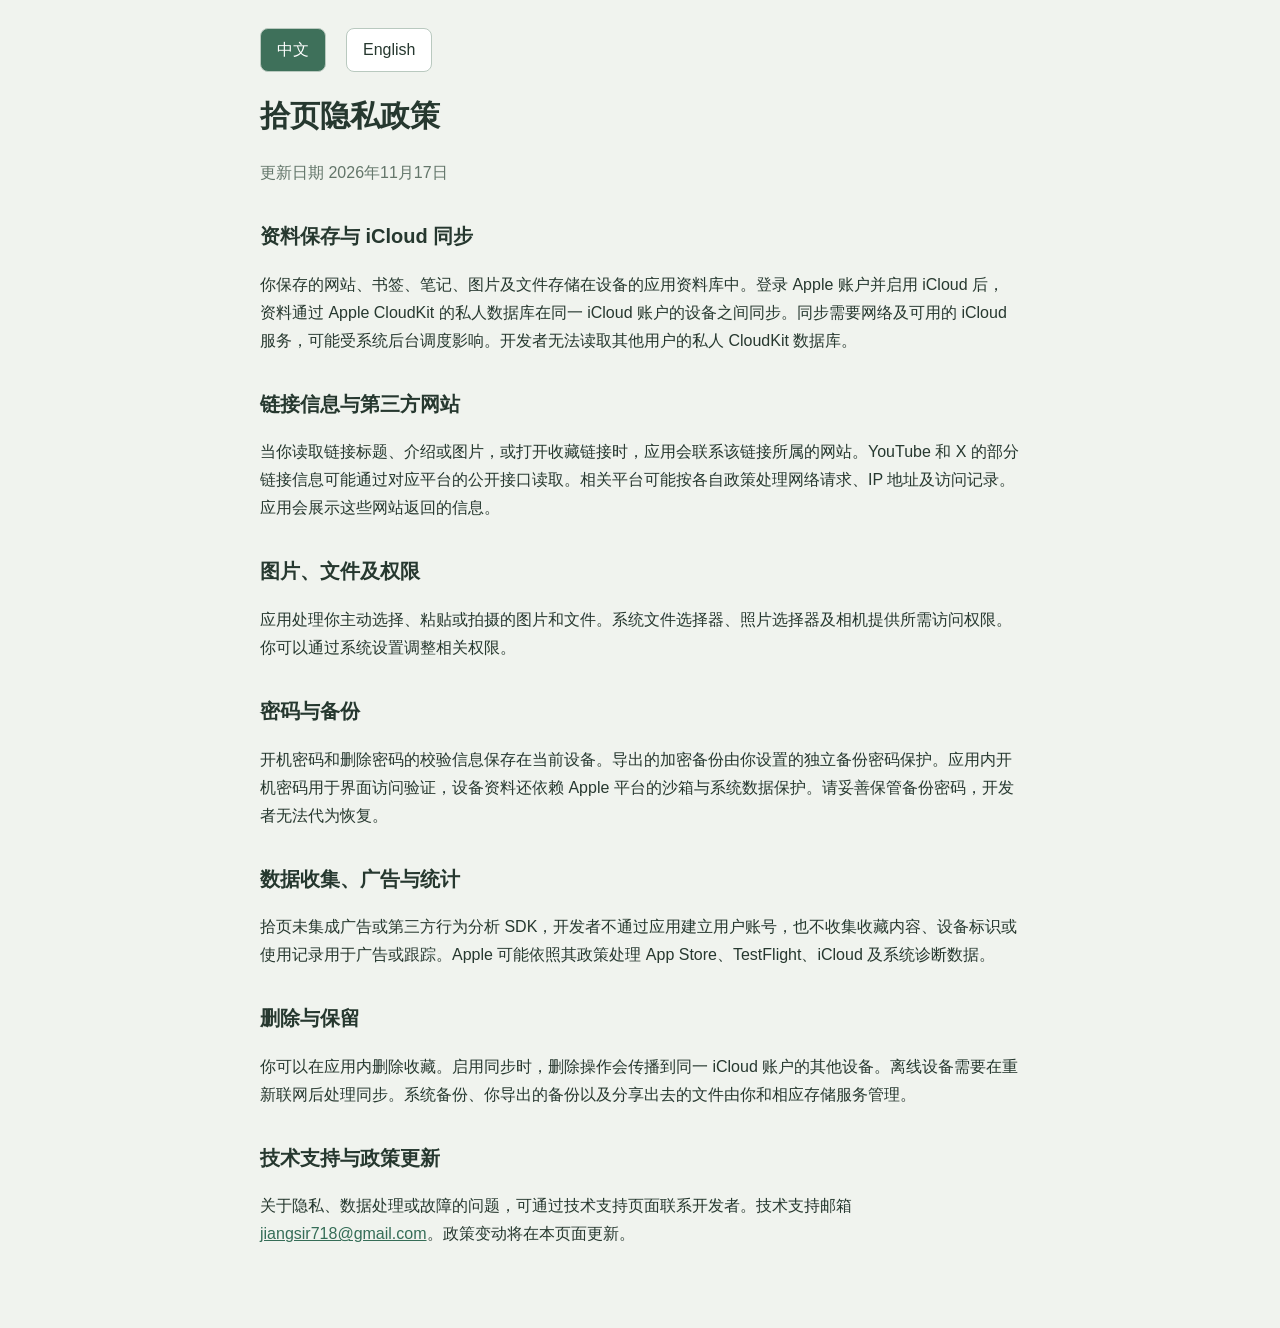
<file: docs/privacy.html>
<!doctype html><html lang="zh-CN"><head><meta charset="utf-8"><meta name="viewport" content="width=device-width,initial-scale=1"><title>拾页 · Privacy</title><style>body{margin:0;background:#f0f3ee;color:#26382f;font:16px/1.75 -apple-system,BlinkMacSystemFont,"Segoe UI",sans-serif}main{max-width:760px;margin:auto;padding:28px 24px 64px}h1{font-size:30px;line-height:1.25}h2{font-size:20px;margin-top:32px}a{color:#356d57}nav{display:flex;gap:20px}button{font:inherit;border:1px solid #b9c9bf;background:#fff;color:#26382f;padding:7px 16px;border-radius:8px}button[aria-pressed=true]{background:#3e705a;color:white}.date{color:#63766a}[hidden]{display:none}:root[data-theme=night] body{background:#171d1b;color:#e1e9e3}:root[data-theme=night] a{color:#a8d4bd}:root[data-theme=night] button{background:#242e28;color:#e1e9e3;border-color:#607b66}:root[data-theme=night] .date{color:#b4c4b9}.embedded h1{display:none}</style></head><body><main><nav aria-label="Language"><button data-lang="zh">中文</button><button data-lang="en">English</button></nav><article data-language="zh"><h1>拾页隐私政策</h1><p class="date">更新日期 2026年11月17日</p><section><h2>资料保存与 iCloud 同步</h2><p>你保存的网站、书签、笔记、图片及文件存储在设备的应用资料库中。登录 Apple 账户并启用 iCloud 后，资料通过 Apple CloudKit 的私人数据库在同一 iCloud 账户的设备之间同步。同步需要网络及可用的 iCloud 服务，可能受系统后台调度影响。开发者无法读取其他用户的私人 CloudKit 数据库。</p></section><section><h2>链接信息与第三方网站</h2><p>当你读取链接标题、介绍或图片，或打开收藏链接时，应用会联系该链接所属的网站。YouTube 和 X 的部分链接信息可能通过对应平台的公开接口读取。相关平台可能按各自政策处理网络请求、IP 地址及访问记录。应用会展示这些网站返回的信息。</p></section><section><h2>图片、文件及权限</h2><p>应用处理你主动选择、粘贴或拍摄的图片和文件。系统文件选择器、照片选择器及相机提供所需访问权限。你可以通过系统设置调整相关权限。</p></section><section><h2>密码与备份</h2><p>开机密码和删除密码的校验信息保存在当前设备。导出的加密备份由你设置的独立备份密码保护。应用内开机密码用于界面访问验证，设备资料还依赖 Apple 平台的沙箱与系统数据保护。请妥善保管备份密码，开发者无法代为恢复。</p></section><section><h2>数据收集、广告与统计</h2><p>拾页未集成广告或第三方行为分析 SDK，开发者不通过应用建立用户账号，也不收集收藏内容、设备标识或使用记录用于广告或跟踪。Apple 可能依照其政策处理 App Store、TestFlight、iCloud 及系统诊断数据。</p></section><section><h2>删除与保留</h2><p>你可以在应用内删除收藏。启用同步时，删除操作会传播到同一 iCloud 账户的其他设备。离线设备需要在重新联网后处理同步。系统备份、你导出的备份以及分享出去的文件由你和相应存储服务管理。</p></section><section><h2>技术支持与政策更新</h2><p>关于隐私、数据处理或故障的问题，可通过技术支持页面联系开发者。技术支持邮箱 <a href="mailto:jiangsir718@gmail.com">jiangsir718@gmail.com</a>。政策变动将在本页面更新。</p></section></article><article data-language="en" hidden><h1>Shiye Privacy Policy</h1><p class="date">Updated November 17, 2026</p><section><h2>Storage and iCloud sync</h2><p>Saved websites, bookmarks, notes, images and files are stored in the app library on your device. When you sign in to your Apple Account and enable iCloud, Apple CloudKit private databases synchronize the library between devices using the same iCloud account. Sync requires a network connection and available iCloud service, and timing depends on system background scheduling. The developer cannot read other users’ private CloudKit databases.</p></section><section><h2>Links and third-party websites</h2><p>Reading a link’s title, description or image, or opening a saved link, contacts the relevant website. Some YouTube and X metadata may be obtained through the platform’s public endpoints. Those services may process requests, IP addresses and access logs under their own policies. The app displays information returned by those websites.</p></section><section><h2>Images, files and permissions</h2><p>The app processes images and files you choose, paste or capture. System file and photo pickers and the camera provide the required access. You can adjust applicable permissions in system settings.</p></section><section><h2>Passwords and backups</h2><p>Verification information for launch and deletion passwords stays on the current device. Exported encrypted backups use the separate backup password you choose. The launch password controls access to the app interface. Local data also relies on Apple platform sandboxing and system data protection. Keep your backup password safe, as the developer cannot recover it.</p></section><section><h2>Collection, advertising and analytics</h2><p>Shiye includes no advertising or third-party behavioral analytics SDK. The developer does not create app accounts or collect saved content, device identifiers or usage records for advertising or tracking. Apple may process App Store, TestFlight, iCloud and system diagnostics data under its own policies.</p></section><section><h2>Deletion and retention</h2><p>You can delete items in the app. With sync enabled, deletion propagates to other devices using the same iCloud account. Offline devices process sync after reconnecting. System backups, exported backups and shared files are managed by you and the relevant storage service.</p></section><section><h2>Support and policy updates</h2><p>Contact the developer through the support page for privacy, data handling or technical questions. Support email <a href="mailto:jiangsir718@gmail.com">jiangsir718@gmail.com</a>. Policy changes will be posted on this page.</p></section></article></main><script>const params=new URLSearchParams(location.search);document.documentElement.dataset.theme=params.get('theme')||(matchMedia('(prefers-color-scheme:dark)').matches?'night':'day');document.body.classList.toggle('embedded',params.get('embedded')==='1');function setLanguage(lang){document.documentElement.lang=lang==='zh'?'zh-CN':'en';for(const article of document.querySelectorAll('article'))article.hidden=article.dataset.language!==lang;for(const button of document.querySelectorAll('button'))button.setAttribute('aria-pressed',String(button.dataset.lang===lang))}for(const button of document.querySelectorAll('button'))button.onclick=()=>setLanguage(button.dataset.lang);setLanguage(new URLSearchParams(location.search).get('lang')==='en'?'en':'zh');</script></body></html>
</file>
<file: web/files.css>
#filesDrop{border:1px dashed #a6bdac;border-radius:14px;padding:25px;background:#edf3eb;text-align:center;color:#718a77;margin-top:22px;outline:none}
#filesDrop.drag-over{background:#dcebdc;border-color:#3d705a}
#filesDrop strong{display:block;color:#4e7057;margin-bottom:8px}
#filesStatus{font-size:12px;color:#8a7862;line-height:1.6;margin-top:10px}
#fileCards{grid-template-columns:var(--files-grid,repeat(auto-fit,minmax(min(235px,100%),1fr)));align-items:start}
#fileCards .card{height:360px;padding:16px;overflow:hidden}
#fileCards .file-cover{width:100%;height:135px;object-fit:contain;border-radius:9px;background:#f3f6f1;margin-bottom:12px;flex-shrink:0}
#fileCards .file-icon{height:110px;display:grid;place-items:center;background:#edf3eb;border-radius:9px;margin-bottom:12px;font-size:26px;color:#63856c;font-weight:600}
#fileCards .file-title{font-weight:700;overflow-wrap:anywhere;display:-webkit-box;-webkit-line-clamp:2;-webkit-box-orient:vertical;overflow:hidden;flex:1}
#fileCards .card-top{align-items:flex-start}
#fileCards .file-meta{font-size:11px;line-height:1.5;color:#94a399;margin-top:7px}
#fileCards .file-note{font-size:13px;color:#718077;margin:8px 0;overflow:hidden;display:-webkit-box;-webkit-line-clamp:2;-webkit-box-orient:vertical;overflow-wrap:anywhere}
#fileCards .card-footer{display:grid;grid-template-columns:repeat(2,minmax(0,1fr));gap:5px}
#fileCards .card-footer button{font-size:12px;padding:7px 4px}
.file-preview-modal{width:min(860px,calc(100% - 32px))}
#filePreviewContent img{display:block;max-width:100%;max-height:65vh;object-fit:contain;margin:auto}
#filePreviewContent iframe{display:block;width:100%;height:65vh;border:0}
#filePreviewContent pre{white-space:pre-wrap;overflow-wrap:anywhere;max-height:60vh;overflow:auto;font-size:14px;line-height:1.6}
#filePreviewHeading{overflow-wrap:anywhere}
#filePreviewContent p{line-height:1.7}
.files-tools{margin-top:18px}

#fileImportControls:not([hidden]) { display: flex; align-items: center; gap: 12px; margin-top: 12px; }
#fileImportProgress { flex: 1; min-width: 0; accent-color: #3d705a; }
</file>
<file: web/settings.css>
.settings-form { max-height: 82vh; overflow-y: auto; }
.settings-heading, .settings-row { display: flex; justify-content: space-between; align-items: center; gap: 20px; }
.settings-heading h2 { margin: 0; }
.settings-form section { border-top: 1px solid #e4ebe3; margin-top: 22px; padding-top: 12px; }
.settings-form h3 { font-size: 15px; color: #52665a; margin-bottom: 14px; }
.settings-form p { color: #708077; font-size: 13px; line-height: 1.6; margin: 5px 0; }
.settings-row { margin: 18px 0; }
.settings-row button { flex-shrink: 0; }
.settings-form select, .lock-language select { border: 1px solid #dfe7df; border-radius: 8px; background: white; color: #52665a; padding: 9px; font: inherit; }
.lock-language { display: flex; justify-content: flex-end; align-items: center; gap: 10px; color: #708077; font-size: 12px; margin-bottom: 16px; }
.settings-success { color: #3e7350; }

:root[data-theme=day] { color-scheme: light; }
:root[data-theme=night] { color-scheme: dark; background: #171d1b; color: #e1e9e3; }
:root[data-theme=night] body { background: #171d1b; color: #e1e9e3; }
:root[data-theme=night] body .sidebar,
:root[data-theme=night] body .phone-header,
:root[data-theme=night] body .collection-nav { background: #1e2722; border-color: #3b4940; }
:root[data-theme=night] .card,
:root[data-theme=night] .modal,
:root[data-theme=night] .popover { background: #242e28; border-color: #3b4940; color: #e1e9e3; }
:root[data-theme=night] input,
:root[data-theme=night] textarea,
:root[data-theme=night] select,
:root[data-theme=night] .subtle,
:root[data-theme=night] .size-arrows button,
:root[data-theme=night] #noteEditBody { background: #1b241f; color: #dce7df; border-color: #4a5b4f; }
:root[data-theme=night] .toolbar #siteColumns { background: #1b241f; color: #dce7df; border-color: #4a5b4f; }
:root[data-theme=night] input::placeholder,
:root[data-theme=night] textarea::placeholder { color: #9eafa3; opacity: 1; }
:root[data-theme=night] .site-title a,
:root[data-theme=night] #noteCards .note-heading,
:root[data-theme=night] .settings-form h3,
:root[data-theme=night] .empty strong,
:root[data-theme=night] .welcome strong,
:root[data-theme=night] #filesDrop strong { color: #e1e9e3; }
:root[data-theme=night] .note,
:root[data-theme=night] #noteCards .note-content,
:root[data-theme=night] .bookmark-description,
:root[data-theme=night] #fileCards .file-note,
:root[data-theme=night] .form p,
:root[data-theme=night] .form label,
:root[data-theme=night] .settings-form p,
:root[data-theme=night] .side-bottom button,
:root[data-theme=night] .group,
:root[data-theme=night] .popover button,
:root[data-theme=night] .date-range span { color: #b4c4b9; }
:root[data-theme=night] .group.active { background: #345240; color: #e1f1e5; }
:root[data-theme=night] .welcome,
:root[data-theme=night] #filesDrop,
:root[data-theme=night] .site-icon,
:root[data-theme=night] #fileCards .file-icon,
:root[data-theme=night] #fileCards .file-cover,
:root[data-theme=night] #noteCards .note-card-image { background: #2c3d31; color: #b9d3bf; border-color: #607b66; }
:root[data-theme=night] .settings-form section { border-color: #3b4940; }
:root[data-theme=night] #lockScreen { background: #171d1b !important; }
:root[data-theme=night] #lockForm { background: #242e28 !important; color: #e1e9e3; }
:root[data-theme=night] #detailsText { color: #c2d0c6 !important; }
:root[data-theme=night] .modal::backdrop { background: #000a; }

/* Desktop collection controls */
body:not(.shiye-ios) .heading { display: block; }
body:not(.shiye-ios) .toolbar {
    display: grid;
    grid-template-columns: auto minmax(180px, 1fr) auto 145px;
    align-items: stretch;
    gap: 12px;
    margin-top: 22px;
    width: 100%;
}
body:not(.shiye-ios) .toolbar .search { width: 100%; min-width: 0; }
body:not(.shiye-ios) .toolbar .popover-wrap > button { width: 100%; }
body:not(.shiye-ios) .toolbar input,
body:not(.shiye-ios) .toolbar select,
body:not(.shiye-ios) .toolbar button,
body:not(.shiye-ios) .bookmark-add input,
body:not(.shiye-ios) .bookmark-add button,
body:not(.shiye-ios) .bookmark-tools input,
body:not(.shiye-ios) .bookmark-tools select,
body:not(.shiye-ios) .bookmark-tools > button,
body:not(.shiye-ios) #selectFiles {
    box-sizing: border-box;
    height: 44px;
    min-height: 44px;
    max-height: 44px;
    font-size: 16px;
    line-height: normal;
    padding-block: 0;
    border-radius: 9px;
}
body:not(.shiye-ios) .toolbar #siteColumns { font-size: 16px; width: 100%; }
body:not(.shiye-ios) .bookmark-tools { align-items: stretch; gap: 10px; }
body:not(.shiye-ios) .bookmark-tools .date-range { align-items: center; flex-wrap: nowrap; }
@media (max-width: 1000px) {
    body:not(.shiye-ios) .toolbar { grid-template-columns: auto minmax(180px, 1fr); }
}
body:not(.shiye-ios) .bookmark-tools {
    display: grid;
    grid-template-columns: minmax(0, 2fr) repeat(3, minmax(100px, 1fr));
}
body:not(.shiye-ios) .bookmark-tools > input,
body:not(.shiye-ios) .bookmark-tools > select,
body:not(.shiye-ios) .bookmark-tools > button { width: 100%; min-width: 0; }
body:not(.shiye-ios) #notesSearch,
body:not(.shiye-ios) #filesSearch { grid-column: span 2; }
body:not(.shiye-ios) .bookmark-tools .date-range {
    grid-column: span 2;
    display: grid;
    grid-template-columns: minmax(0, 1fr) 24px minmax(0, 1fr);
    gap: 8px;
}
body:not(.shiye-ios) .bookmark-tools .date-range input { width: 100%; min-width: 0; }
body:not(.shiye-ios) .bookmark-tools .date-range span { text-align: center; }
body:not(.shiye-ios) #favoriteTools { grid-template-columns: minmax(0, 1fr) auto; }
@media (max-width: 1100px) {
    body:not(.shiye-ios) .bookmark-tools { grid-template-columns: repeat(2, minmax(0, 1fr)); }
    body:not(.shiye-ios) #bookmarkSearch { grid-column: 1 / -1; }
    body:not(.shiye-ios) #favoriteTools { grid-template-columns: minmax(0, 1fr) auto; }
}

#privacyDialog { width: min(820px, 96vw); }
.privacy-form { max-height: 88dvh; padding-bottom: 16px; }
#privacyFrame { display: block; width: 100%; height: min(68dvh, 760px); border: 0; border-radius: 10px; }

/* System settings use a fixed header and a scrollable set of related controls. */
#settingsDialog { width: min(680px, calc(100vw - 32px)); max-height: calc(100dvh - 32px); overflow: hidden; border: 1px solid #dfe7df; border-radius: 20px; }
#settingsDialog .settings-form { display: flex; flex-direction: column; max-height: 86dvh; padding: 0; overflow: hidden; }
#settingsDialog .settings-heading { position: sticky; top: 0; z-index: 2; flex-shrink: 0; padding: 24px; gap: 16px; background: #fff; border-bottom: 1px solid #e4ebe3; }
#settingsDialog .settings-heading h2 { font-size: 24px; letter-spacing: .02em; }
#settingsDialog .settings-heading button { min-height: 38px; padding: 8px 14px; }
#settingsDialog .settings-body { flex: 1; display: grid; grid-template-columns: repeat(2, minmax(0, 1fr)); gap: 16px; min-height: 0; padding: 20px; overflow-y: auto; background: #f4f7f2; overscroll-behavior: contain; }
#settingsDialog .settings-body > section { min-width: 0; margin: 0; padding: 20px; border: 1px solid #e1e8df; border-radius: 14px; background: #fff; }
#settingsDialog .settings-wide { grid-column: 1 / -1; }
#settingsDialog h3 { margin: 0 0 16px; font-size: 14px; font-weight: 600; color: #718578; }
#settingsDialog .settings-row { margin: 0; min-height: 44px; gap: 16px; }
#settingsDialog .settings-row + .settings-row { margin-top: 16px; padding-top: 16px; border-top: 1px solid #edf1eb; }
#settingsDialog .settings-row strong, #settingsDialog .settings-row label { margin: 0; font-size: 14px; font-weight: 500; color: #304c3c; }
#settingsDialog .settings-row p { margin: 4px 0 0; font-size: 12px; }
#settingsDialog .settings-row button { min-width: 64px; min-height: 40px; padding: 8px 14px; font-size: 14px; }
#settingsDialog .settings-select-row { display: grid; grid-template-columns: minmax(0, 1fr) minmax(140px, 48%); }
#settingsDialog .settings-select-row select { height: 44px; padding: 0 12px; border-radius: 9px; font-size: 14px; }
#settingsDialog .settings-data-actions { display: grid; grid-template-columns: repeat(3, minmax(0, 1fr)); gap: 12px; }
#settingsDialog .settings-data-action { display: flex; align-items: center; justify-content: center; flex-direction: column; gap: 8px; min-width: 0; min-height: 84px; padding: 12px 8px; border: 1px solid #dfe8de; border-radius: 11px; background: #f6f9f3; color: #41674e; font-size: 14px; font-weight: 500; }
#settingsDialog .settings-data-action:hover { background: #eaf2e6; border-color: #98b39b; }
#settingsDialog .settings-action-symbol { display: inline-block; margin: 0; font-size: 24px; line-height: 1; }
#settingsDialog button:focus-visible, #settingsDialog select:focus-visible { outline: 2px solid #638b6c; outline-offset: 3px; }
:root[data-theme=night] #settingsDialog { border-color: #3b4940; }
:root[data-theme=night] #settingsDialog .settings-heading { background: #242e28; border-color: #3b4940; }
:root[data-theme=night] #settingsDialog .settings-body { background: #1b241f; }
:root[data-theme=night] #settingsDialog .settings-body > section { background: #242e28; border-color: #3b4940; }
:root[data-theme=night] #settingsDialog h3 { color: #a1b6a8; }
:root[data-theme=night] #settingsDialog .settings-row strong,
:root[data-theme=night] #settingsDialog .settings-row label { color: #e1e9e3; }
:root[data-theme=night] #settingsDialog .settings-row + .settings-row { border-color: #37463b; }
:root[data-theme=night] #settingsDialog .settings-data-action { background: #2c3d31; border-color: #465d4b; color: #d0e3d4; }
:root[data-theme=night] #settingsDialog .settings-data-action:hover { background: #345240; border-color: #77947d; }
.shiye-ios #settingsDialog #backupSettings { display: none; }
.shiye-ios #settingsDialog .settings-data-actions { grid-template-columns: repeat(2, minmax(0, 1fr)); }
@media (max-width: 600px) {
    #settingsDialog .settings-heading { padding: 20px; }
    #settingsDialog .settings-heading h2 { font-size: 22px; }
    #settingsDialog .settings-body { grid-template-columns: minmax(0, 1fr); gap: 12px; padding: 14px; }
    #settingsDialog .settings-body > section { padding: 16px; }
    #settingsDialog .settings-data-actions { gap: 8px; }
    #settingsDialog .settings-data-action { font-size: 13px; }
    #settingsDialog .settings-select-row { grid-template-columns: minmax(0, 1fr) minmax(130px, 48%); }
}
</file>
<file: web/notes.css>
#noteEditDialog { width: min(640px, 94vw); }
#noteEditBody { min-height: 180px; max-height: 42vh; overflow: auto; white-space: pre-wrap; overflow-wrap: anywhere; border: 1px solid #dfe7df; border-radius: 9px; padding: 12px; font: inherit; line-height: 1.6; color: #2d3b32; }
#noteEditBody:focus { outline: 2px solid #6f9f7b; outline-offset: 1px; }
#noteEditBody:empty::before { content: attr(aria-placeholder); color: #87968c; pointer-events: none; }
#noteEditBody img, #detailsText img { max-width: 100%; height: auto; vertical-align: middle; }
#noteEditBody img { max-height: 280px; object-fit: contain; }
#detailsText img { display: block; margin: 12px 0; }
.form .note-paste-hint { color: #87968c; font-size: 12px; margin: 8px 0; }
#noteCards .note-card-image { width: 100%; height: 84px; min-height: 84px; object-fit: contain; background: #f0f3ee; border-radius: 7px; margin-top: 8px; }
#noteCards .note-with-image .note-content { -webkit-line-clamp: 2; margin: 6px 0; }
#noteCards .note-with-image .note-meta { margin-top: 3px; }
</file>
<file: web/mobile.css>
.export-arrow { display: inline-block; margin-right: .35em; transform: rotate(180deg); }
.backup-cloud { display: inline-block; width: 1em; margin-right: .35em; text-align: center; color: inherit; font-variant-emoji: text; }
.phone-header, #mobileBackdrop { display: none; }
.shiye-ios { background: #f5f7f3; -webkit-text-size-adjust: 100%; }
.shiye-ios .phone-header { display: flex; align-items: center; justify-content: space-between; position: sticky; top: 0; z-index: 20; background: #f0f3ee; padding: 10px 16px; border-bottom: 1px solid #dfe6dd; }
.shiye-ios .phone-header button { border: 0; background: transparent; color: #3d705a; font-size: 23px; min-width: 44px; min-height: 44px; }
.shiye-ios .app { display: block; }
.shiye-ios .sidebar { display: none; }
.shiye-ios .collection-nav { position: fixed; bottom: 0; left: 0; right: 0; z-index: 20; display: grid; grid-template-columns: repeat(4, minmax(0, 1fr)); background: #f0f3ee; padding: 8px 6px calc(8px + env(safe-area-inset-bottom)); border-top: 1px solid #dfe6dd; }
.shiye-ios .collection-nav .group { width: 100%; min-height: 50px; justify-content: center; text-align: center; white-space: normal; font-size: 12px; padding: 8px 3px; }
.shiye-ios .main { padding: 24px 16px calc(92px + env(safe-area-inset-bottom)); }
.shiye-ios .heading { display: block; margin-bottom: 22px; }
.shiye-ios .heading h1 { font-size: 27px; overflow-wrap: anywhere; }
.shiye-ios .toolbar { margin-top: 18px; justify-content: flex-start; flex-wrap: wrap; }
.shiye-ios .toolbar .search { flex: 1; width: auto; }
.shiye-ios input, .shiye-ios textarea, .shiye-ios [contenteditable] { font-size: 16px; }
.shiye-ios .bookmark-tools { gap: 8px; }
.shiye-ios .bookmark-tools > input[type=search], .shiye-ios .bookmark-tools > input:first-child { flex: 1 1 100%; width: 100%; }
.shiye-ios .date-range { max-width: 100%; }
.shiye-ios .modal { width: calc(100vw - 28px); max-height: calc(100dvh - 28px); }
.shiye-ios .form { padding: 22px; }
.shiye-ios .side-bottom { display: grid; margin-top: 24px; }
.shiye-ios .sidebar .groups { display: grid; overflow: visible; }
.shiye-ios .sidebar #backupSettings { display: none; }
.shiye-ios.phone-menu-open .sidebar { display: block; position: fixed; top: 0; bottom: 0; left: 0; z-index: 40; width: min(320px, 85vw); overflow: auto; padding: 24px 16px; }
.shiye-ios.phone-menu-open #mobileBackdrop { display: block; position: fixed; inset: 0; z-index: 30; border: 0; background: #1d302b66; width: 100%; }
.shiye-ios #noteEditBody { max-height: 38dvh; }

.shiye-ios .modal { max-height: calc(var(--phone-visible-height, 100dvh) - 24px); overflow-y: auto; }
.shiye-ios.phone-keyboard-open .modal[open] {
    position: fixed;
    top: calc(var(--phone-visible-top, 0px) + 12px);
    bottom: auto;
    margin-block: 0;
}

/* iPhone collection layout */
.shiye-ios #siteColumns,
.shiye-ios #bookmarkColumns,
.shiye-ios #notesColumns,
.shiye-ios #filesColumns,
.shiye-ios .toolbar .size-control { display: none !important; }
.shiye-ios #cards,
.shiye-ios #bookmarkCards,
.shiye-ios #noteCards,
.shiye-ios #fileCards { grid-template-columns: minmax(0, 1fr) !important; gap: 16px; }
.shiye-ios #cards .card,
.shiye-ios #bookmarkCards .card,
.shiye-ios #noteCards .card,
.shiye-ios #fileCards .card {
    width: 100%;
    height: 300px;
    min-height: 300px;
    max-height: 300px;
    padding: 18px;
    overflow: hidden;
}
.shiye-ios .card .card-footer { flex-shrink: 0; margin-top: auto; }
.shiye-ios .card .card-footer button,
.shiye-ios .card .card-footer a { min-height: 34px; display: flex; align-items: center; justify-content: center; }
.shiye-ios #cards .card-footer { justify-content: space-between; }
.shiye-ios #bookmarkCards .bookmark-cover { height: 64px; margin-bottom: 8px; }
.shiye-ios #bookmarkCards .site-title a { -webkit-line-clamp: 2; font-size: 14px; }
.shiye-ios #bookmarkCards .bookmark-description { -webkit-line-clamp: 2; font-size: 12px; }
.shiye-ios #bookmarkCards .bookmark-meta { white-space: nowrap; font-size: 11px; }
.shiye-ios #fileCards .file-cover { height: 80px; }
.shiye-ios #fileCards .file-icon { height: 72px; flex-shrink: 0; }
.shiye-ios .toolbar { display: grid; grid-template-columns: minmax(0, 1fr) 88px; gap: 8px; align-items: stretch; }
.shiye-ios #addSite { grid-column: 1 / -1; justify-self: start; min-height: 44px; margin: 0; }
.shiye-ios #search { width: 100%; min-width: 0; min-height: 44px; font-size: 16px; }
.shiye-ios .toolbar .popover-wrap { min-width: 0; }
.shiye-ios #editGroup { width: 100%; height: 100%; min-height: 44px; padding-inline: 6px; font-size: 16px; }
.shiye-ios .bookmark-tools { display: grid; align-items: stretch; }
.shiye-ios .bookmark-tools > input,
.shiye-ios .bookmark-tools > select,
.shiye-ios .bookmark-tools > button,
.shiye-ios .bookmark-tools .date-range input { width: 100%; min-width: 0; min-height: 44px; margin: 0; }
.shiye-ios .bookmark-tools select { padding-inline: 6px; }
.shiye-ios .bookmark-tools .date-range { display: grid; grid-template-columns: minmax(0, 1fr) auto minmax(0, 1fr); gap: 8px; width: 100%; }
.shiye-ios .bookmark-tools .date-range input { padding-inline: 6px; }
.shiye-ios #notesPanel .bookmark-tools { grid-template-columns: minmax(0, 3fr) repeat(2, minmax(74px, 1fr)); }
.shiye-ios #notesPanel .date-range { grid-column: 1; }
.shiye-ios #resetNotesFilters { grid-column: 2 / -1; }
.shiye-ios #bookmarkPanel .bookmark-tools { grid-template-columns: repeat(3, minmax(0, 1fr)); }
.shiye-ios #bookmarkSearch { grid-column: 1 / -1; }
.shiye-ios #bookmarkPanel .date-range { grid-column: 1 / 3; }
.shiye-ios #filesPanel .bookmark-tools { grid-template-columns: repeat(3, minmax(0, 1fr)); }
.shiye-ios #filesSearch,
.shiye-ios #filesPanel .date-range { grid-column: 1 / -1; }
.shiye-ios #resetFilesFilters { grid-column: 3; grid-row: 2; }
.shiye-ios #favoriteTools { grid-template-columns: minmax(0, 1fr) 80px; }
.shiye-ios .bookmark-tools .date-range input[type=number]::-webkit-inner-spin-button,
.shiye-ios .bookmark-tools .date-range input[type=number]::-webkit-outer-spin-button { -webkit-appearance: none; margin: 0; }
@media (max-width: 400px) {
    .shiye-ios #notesSearch,
    .shiye-ios .bookmark-tools .date-range input { font-size: 13px; }
}
.shiye-ios .card .card-footer .hidden { display: none; }

.shiye-ios #mobileSettings .settings-sun { color: #d53b32; font-size: 28px; line-height: 1; font-variant-emoji: text; }

.shiye-ios #bookmarkPanel .bookmark-tools {
    grid-template-columns: minmax(0, 1fr) 16px minmax(0, 1fr) minmax(0, 1.1fr);
}
.shiye-ios #bookmarkPlatform { grid-column: 1; grid-row: 2; }
.shiye-ios #bookmarkRating { grid-column: 3; grid-row: 2; }
.shiye-ios #datePrecision { grid-column: 4; grid-row: 2; }
.shiye-ios #bookmarkPanel .date-range { display: contents; }
.shiye-ios #bookmarkFrom { grid-column: 1; grid-row: 3; }
.shiye-ios #bookmarkPanel .date-range span { grid-column: 2; grid-row: 3; text-align: center; }
.shiye-ios #bookmarkTo { grid-column: 3; grid-row: 3; }
.shiye-ios #resetBookmarkFilters { grid-column: 4; grid-row: 3; }
.shiye-ios #bookmarkPanel .bookmark-add > input,
.shiye-ios #bookmarkPanel .bookmark-add > button,
.shiye-ios #bookmarkPanel .bookmark-tools input,
.shiye-ios #bookmarkPanel .bookmark-tools select,
.shiye-ios #bookmarkPanel .bookmark-tools > button {
    box-sizing: border-box;
    height: 44px;
    min-height: 44px;
    max-height: 44px;
    padding-block: 0;
    align-self: stretch;
}

.shiye-ios #filesPanel .bookmark-tools input,
.shiye-ios #filesPanel .bookmark-tools select,
.shiye-ios #filesPanel .bookmark-tools > button {
    box-sizing: border-box;
    height: 44px;
    min-height: 44px;
    max-height: 44px;
    padding-block: 0;
    align-self: stretch;
}
.shiye-ios #filesPanel .date-range {
    grid-template-columns: minmax(0, 1fr) 24px minmax(0, 1fr);
    gap: 8px;
    align-items: center;
}
.shiye-ios #filesPanel .date-range input {
    appearance: none;
    -webkit-appearance: none;
    max-width: 100%;
    overflow: hidden;
}
.shiye-ios #filesPanel .date-range input::-webkit-date-and-time-value { min-width: 0; text-align: left; }
.shiye-ios #filesPanel .date-range span {
    width: 24px;
    min-width: 24px;
    margin: 0;
    line-height: 44px;
    text-align: center;
}

.shiye-ios #addSite,
.shiye-ios #newNoteTitle,
.shiye-ios #addNote,
.shiye-ios #selectFiles {
    box-sizing: border-box;
    height: 44px;
    min-height: 44px;
    max-height: 44px;
    padding-block: 0;
}

.shiye-ios #bookmarkPlatform,
.shiye-ios #bookmarkRating,
.shiye-ios #datePrecision,
.shiye-ios #bookmarkFrom,
.shiye-ios #bookmarkTo,
.shiye-ios #bookmarkPanel .date-range span,
.shiye-ios #resetBookmarkFilters { font-size: 16px; }

.shiye-ios #notesRating,
.shiye-ios #notesDatePrecision { font-size: 16px; }

.shiye-ios #filesType,
.shiye-ios #filesRating { font-size: 16px; }
</file>
<file: web/global-search.css>
.global-search-trigger { display: flex; align-items: center; justify-content: space-between; gap: 12px; width: 100%; padding: 11px 12px; margin: 0 0 18px; border: 1px solid #dce5da; border-radius: 10px; background: #fff; color: #526e5b; text-align: left; font-size: 14px; }
.global-search-trigger kbd { color: #8b9c90; font: inherit; font-size: 12px; }
#globalSearchDialog { width: min(760px, calc(100vw - 32px)); overflow: hidden; }
.global-search-form { display: flex; flex-direction: column; max-height: 82dvh; }
.global-search-form .settings-heading { flex-shrink: 0; margin-bottom: 20px; }
#globalSearchInput { width: 100%; min-height: 46px; flex-shrink: 0; border: 1px solid #bed0bf; border-radius: 10px; padding: 12px 14px; background: #f6f9f4; color: #304c3c; font-size: 16px; }
#globalSearchInput:focus { outline: 2px solid #71947b; outline-offset: 2px; }
#globalSearchStatus { flex-shrink: 0; margin: 16px 0 10px; font-size: 13px; }
#globalSearchResults { min-height: 0; overflow-y: auto; overscroll-behavior: contain; }
.global-search-result { display: block; width: 100%; padding: 16px 12px; border: 0; border-bottom: 1px solid #e7ede3; border-radius: 6px; background: transparent; text-align: left; color: #304c3c; }
.global-search-result:hover, .global-search-result:focus-visible { background: #edf4e9; outline: 2px solid #8baa91; outline-offset: -2px; }
.global-search-result-top { display: flex; align-items: baseline; justify-content: space-between; gap: 14px; }
.global-search-result strong { font-size: 15px; font-weight: 600; overflow-wrap: anywhere; }
.global-search-result small { flex-shrink: 0; max-width: 45%; font-size: 12px; color: #718578; overflow-wrap: anywhere; }
.global-search-snippet { display: block; color: #7a8d7f; font-size: 13px; margin-top: 6px; line-height: 1.6; overflow-wrap: anywhere; }
#globalSearchMore { margin-top: 14px; flex-shrink: 0; }
.global-search-match { outline: 2px solid #6e9d7b; outline-offset: 3px; }
:root[data-theme=night] .global-search-trigger, :root[data-theme=night] #globalSearchInput { background: #1b241f; color: #dce7df; border-color: #4a5b4f; }
:root[data-theme=night] .global-search-result { color: #dce7df; border-color: #3b4940; }
:root[data-theme=night] .global-search-result:hover, :root[data-theme=night] .global-search-result:focus-visible { background: #345240; }
:root[data-theme=night] .global-search-result small, :root[data-theme=night] .global-search-snippet { color: #b4c4b9; }
@media (max-width: 600px) {
    .global-search-form { padding: 20px; }
    .global-search-result-top { display: grid; gap: 4px; }
    .global-search-result small { max-width: 100%; }
}
</file>
